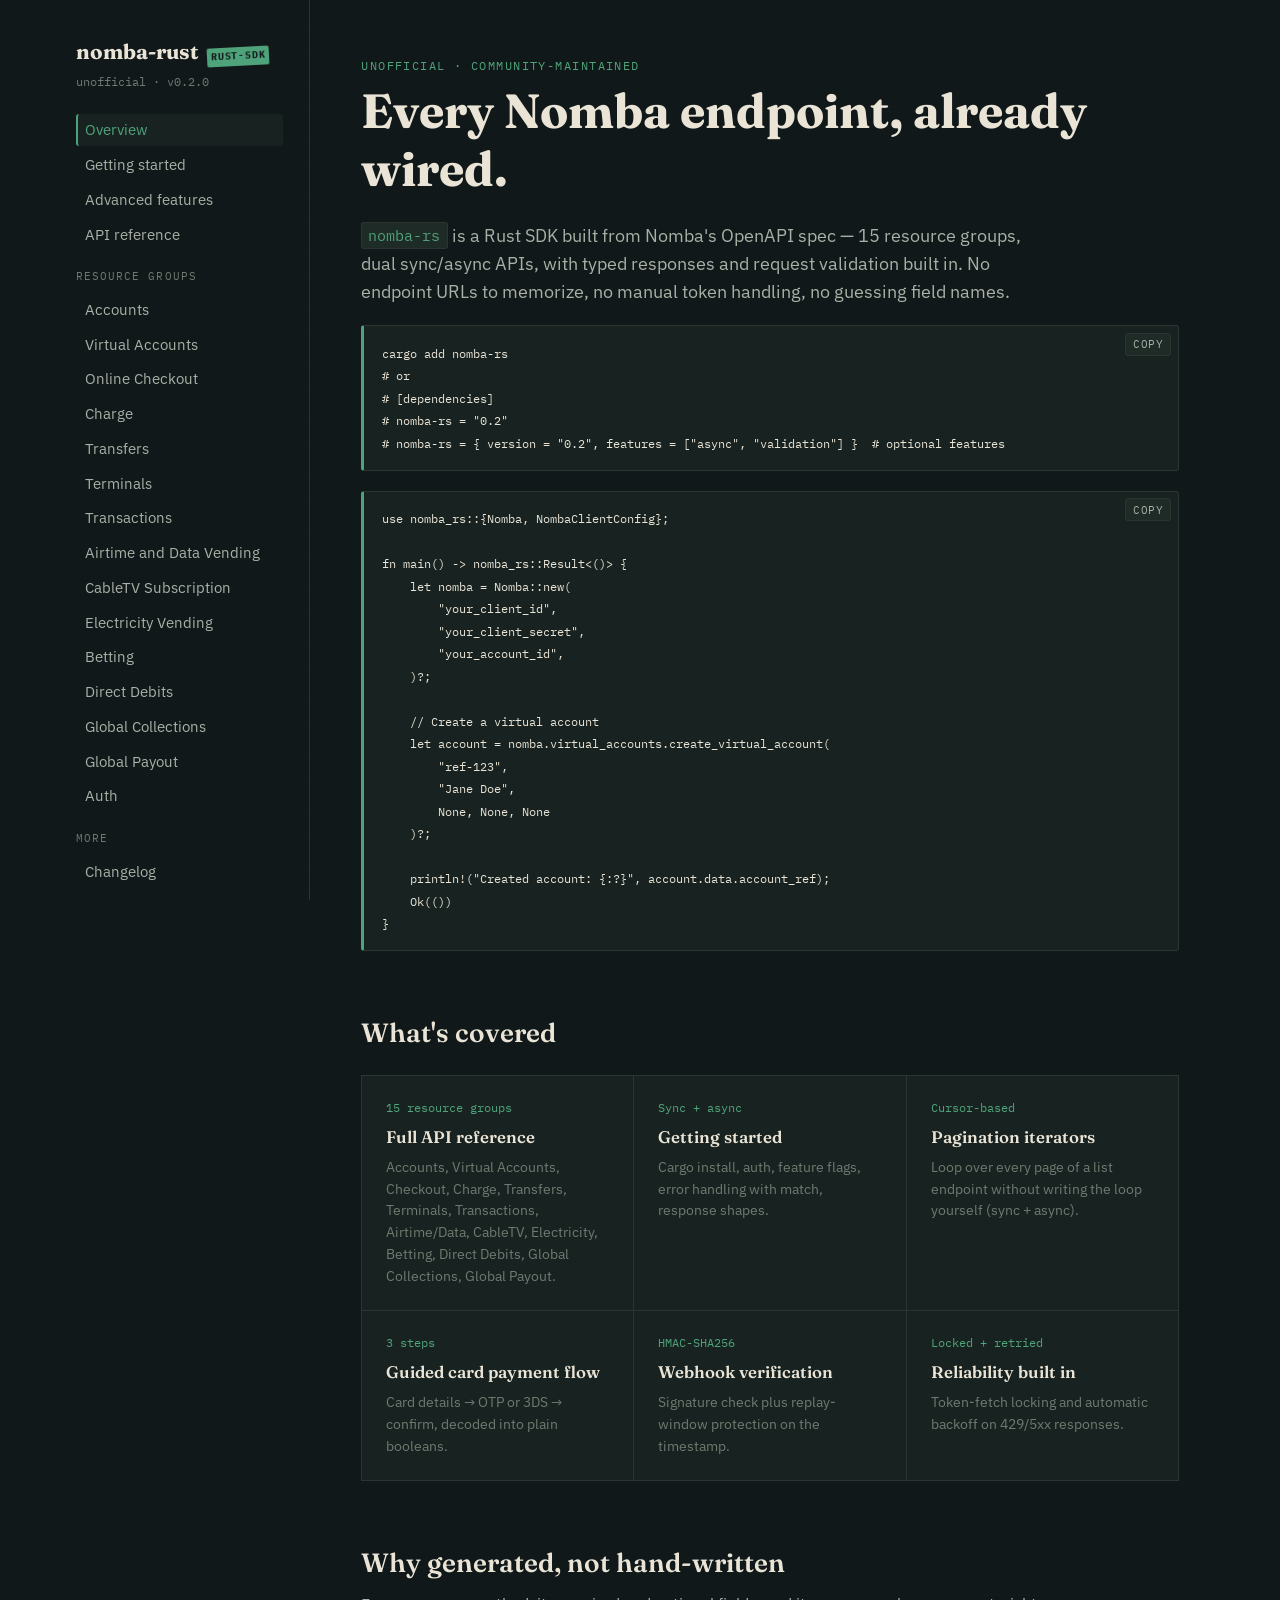
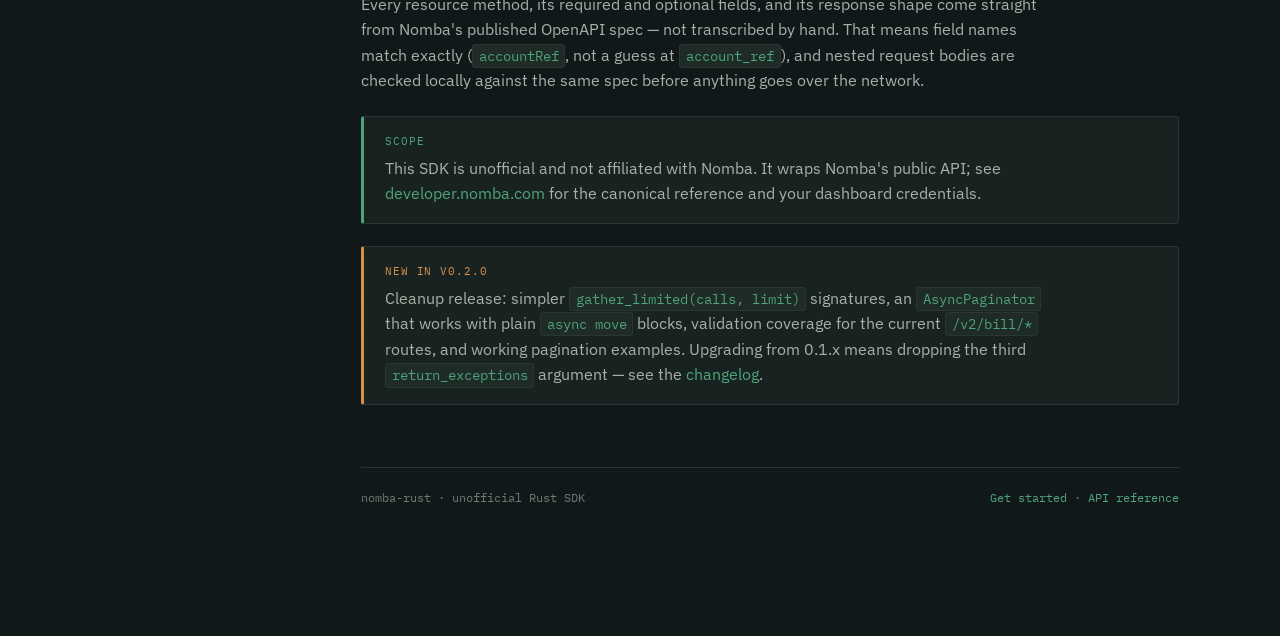
<file: index.html>
<!doctype html>
<html lang="en">
<head>
<meta charset="utf-8">
<meta name="viewport" content="width=device-width, initial-scale=1">
<title>nomba-rust — unofficial Rust SDK for the Nomba API</title>
<meta name="description" content="A typed Rust SDK covering all endpoints of the Nomba payments API, with sync + async clients, pagination, a guided card-payment flow, webhook verification, and local request validation.">
<link rel="stylesheet" href="assets/style.css">
</head>
<body>
<button class="nav-toggle" aria-label="Toggle navigation" aria-controls="sidebar">Menu</button>
<div class="shell">

  <aside class="sidebar" id="sidebar">
    <div class="brand">nomba-rust <span class="stamp">RUST-SDK</span></div>
    <div class="brand-sub">unofficial · v0.2.0</div>
    <nav class="toc">
      <a href="index.html">Overview</a>
      <a href="getting-started.html">Getting started</a>
      <a href="features.html">Advanced features</a>
      <a href="resources.html">API reference</a>
      <div class="group-label">Resource groups</div>
      <a href="resources.html#accounts">Accounts</a>
      <a href="resources.html#virtual_accounts">Virtual Accounts</a>
      <a href="resources.html#checkout">Online Checkout</a>
      <a href="resources.html#charge">Charge</a>
      <a href="resources.html#transfers">Transfers</a>
      <a href="resources.html#terminals">Terminals</a>
      <a href="resources.html#transactions">Transactions</a>
      <a href="resources.html#airtime_data">Airtime and Data Vending</a>
      <a href="resources.html#cabletv">CableTV Subscription</a>
      <a href="resources.html#electricity">Electricity Vending</a>
      <a href="resources.html#betting">Betting</a>
      <a href="resources.html#direct_debits">Direct Debits</a>
      <a href="resources.html#global_collections">Global Collections</a>
      <a href="resources.html#global_payout">Global Payout</a>
      <a href="resources.html#auth">Auth</a>
      <div class="group-label">More</div>
      <a href="changelog.html">Changelog</a>
    </nav>
  </aside>

  <main>
    <span class="eyebrow">Unofficial &middot; community-maintained</span>
    <h1>Every Nomba endpoint, already wired.</h1>
    <p style="font-size: 1.1rem; max-width: 60ch;">
      <code>nomba-rs</code> is a Rust SDK built from Nomba's OpenAPI spec — 15 resource groups,
      dual sync/async APIs, with typed responses and request validation built in. No endpoint URLs
      to memorize, no manual token handling, no guessing field names.
    </p>

    <pre><code>cargo add nomba-rs
# or
# [dependencies]
# nomba-rs = "0.2"
# nomba-rs = { version = "0.2", features = ["async", "validation"] }  # optional features</code></pre>

    <pre><code>use nomba_rs::{Nomba, NombaClientConfig};

fn main() -> nomba_rs::Result<()> {
    let nomba = Nomba::new(
        "your_client_id",
        "your_client_secret",
        "your_account_id",
    )?;

    // Create a virtual account
    let account = nomba.virtual_accounts.create_virtual_account(
        "ref-123",
        "Jane Doe",
        None, None, None
    )?;

    println!("Created account: {:?}", account.data.account_ref);
    Ok(())
}</code></pre>

    <h2>What's covered</h2>
    <div class="grid">
      <a href="resources.html">
        <span class="num">15 resource groups</span>
        <span class="title">Full API reference</span>
        <span class="desc">Accounts, Virtual Accounts, Checkout, Charge, Transfers, Terminals, Transactions, Airtime/Data, CableTV, Electricity, Betting, Direct Debits, Global Collections, Global Payout.</span>
      </a>
      <a href="getting-started.html">
        <span class="num">Sync + async</span>
        <span class="title">Getting started</span>
        <span class="desc">Cargo install, auth, feature flags, error handling with match, response shapes.</span>
      </a>
      <a href="features.html#pagination">
        <span class="num">Cursor-based</span>
        <span class="title">Pagination iterators</span>
        <span class="desc">Loop over every page of a list endpoint without writing the loop yourself (sync + async).</span>
      </a>
      <a href="features.html#card-payment">
        <span class="num">3 steps</span>
        <span class="title">Guided card payment flow</span>
        <span class="desc">Card details → OTP or 3DS → confirm, decoded into plain booleans.</span>
      </a>
      <a href="features.html#webhooks">
        <span class="num">HMAC-SHA256</span>
        <span class="title">Webhook verification</span>
        <span class="desc">Signature check plus replay-window protection on the timestamp.</span>
      </a>
      <a href="features.html#reliability">
        <span class="num">Locked + retried</span>
        <span class="title">Reliability built in</span>
        <span class="desc">Token-fetch locking and automatic backoff on 429/5xx responses.</span>
      </a>
    </div>

    <h2>Why generated, not hand-written</h2>
    <p>
      Every resource method, its required and optional fields, and its
      response shape come straight from Nomba's published OpenAPI spec — not
      transcribed by hand. That means field names match exactly
      (<code>accountRef</code>, not a guess at <code>account_ref</code>),
      and nested request bodies are checked locally against the same spec
      before anything goes over the network.
    </p>

    <div class="callout accent">
      <span class="label">Scope</span>
      <p>
        This SDK is unofficial and not affiliated with Nomba. It wraps
        Nomba's public API; see
        <a href="https://developer.nomba.com">developer.nomba.com</a>
        for the canonical reference and your dashboard credentials.
      </p>
    </div>

    <div class="callout">
      <span class="label">New in v0.2.0</span>
      <p>
        Cleanup release: simpler <code>gather_limited(calls, limit)</code> signatures,
        an <code>AsyncPaginator</code> that works with plain <code>async move</code> blocks,
        validation coverage for the current <code>/v2/bill/*</code> routes, and
        working pagination examples. Upgrading from 0.1.x means dropping the
        third <code>return_exceptions</code> argument — see the
        <a href="changelog.html">changelog</a>.
      </p>
    </div>

    <div class="page-foot">
      <span>nomba-rust &middot; unofficial Rust SDK</span>
      <span><a href="getting-started.html">Get started</a> &middot; <a href="resources.html">API reference</a></span>
    </div>
  </main>
</div>
<script src="assets/app.js"></script>
</body>
</html>
</file>
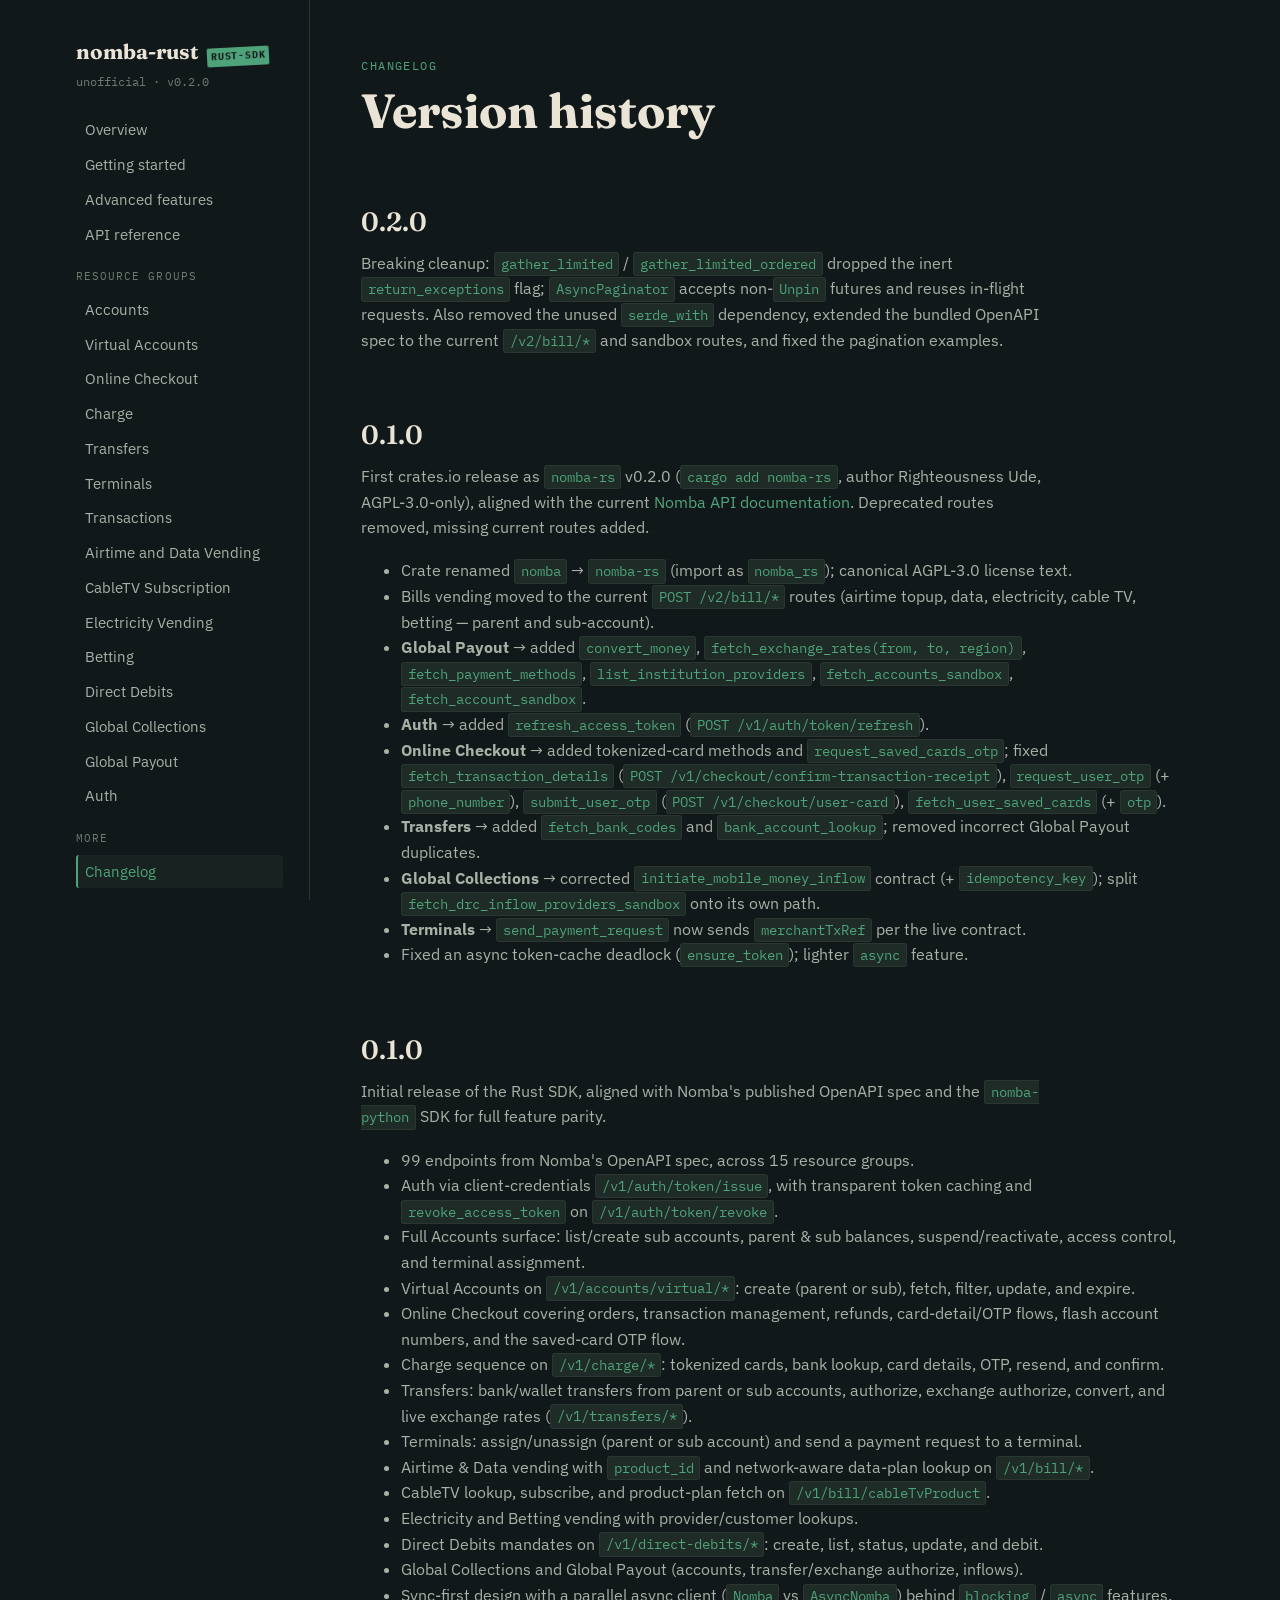
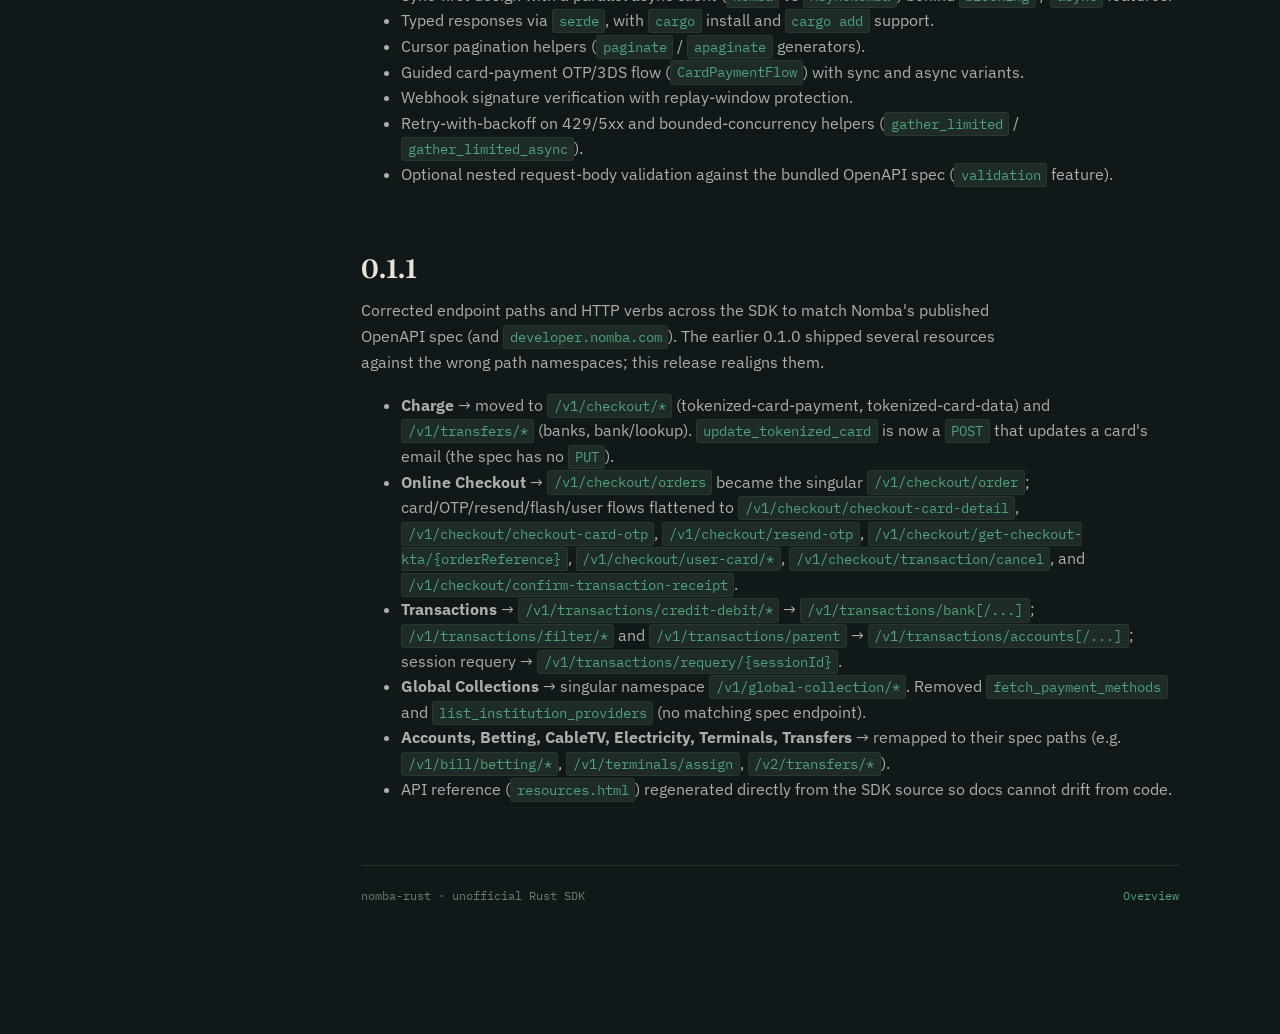
<file: changelog.html>
<!doctype html>
<html lang="en">
<head>
<meta charset="utf-8">
<meta name="viewport" content="width=device-width, initial-scale=1">
<title>Changelog — nomba-rust Rust SDK</title>
<meta name="description" content="Version history for the nomba-rust Rust SDK.">
<link rel="stylesheet" href="assets/style.css">
</head>
<body>
<button class="nav-toggle" aria-label="Toggle navigation" aria-controls="sidebar">Menu</button>
<div class="shell">

  <aside class="sidebar" id="sidebar">
    <div class="brand">nomba-rust <span class="stamp">RUST-SDK</span></div>
    <div class="brand-sub">unofficial &middot; v0.2.0</div>
    <nav class="toc">
      <a href="index.html">Overview</a>
      <a href="getting-started.html">Getting started</a>
      <a href="features.html">Advanced features</a>
      <a href="resources.html">API reference</a>
      <div class="group-label">Resource groups</div>
      <a href="resources.html#accounts">Accounts</a>
      <a href="resources.html#virtual_accounts">Virtual Accounts</a>
      <a href="resources.html#checkout">Online Checkout</a>
      <a href="resources.html#charge">Charge</a>
      <a href="resources.html#transfers">Transfers</a>
      <a href="resources.html#terminals">Terminals</a>
      <a href="resources.html#transactions">Transactions</a>
      <a href="resources.html#airtime_data">Airtime and Data Vending</a>
      <a href="resources.html#cabletv">CableTV Subscription</a>
      <a href="resources.html#electricity">Electricity Vending</a>
      <a href="resources.html#betting">Betting</a>
      <a href="resources.html#direct_debits">Direct Debits</a>
      <a href="resources.html#global_collections">Global Collections</a>
      <a href="resources.html#global_payout">Global Payout</a>
      <a href="resources.html#auth">Auth</a>
      <div class="group-label">More</div>
      <a href="changelog.html">Changelog</a>
    </nav>
  </aside>

  <main>
    <span class="eyebrow">Changelog</span>
    <h1>Version history</h1>

    <h2>0.2.0</h2>
    <p>Breaking cleanup: <code>gather_limited</code> / <code>gather_limited_ordered</code> dropped the inert <code>return_exceptions</code> flag; <code>AsyncPaginator</code> accepts non-<code>Unpin</code> futures and reuses in-flight requests. Also removed the unused <code>serde_with</code> dependency, extended the bundled OpenAPI spec to the current <code>/v2/bill/*</code> and sandbox routes, and fixed the pagination examples.</p>

    <h2>0.1.0</h2>
    <p>First crates.io release as <code>nomba-rs</code> v0.2.0 (<code>cargo add nomba-rs</code>, author Righteousness Ude, AGPL-3.0-only), aligned with the current <a href="https://developer.nomba.com">Nomba API documentation</a>. Deprecated routes removed, missing current routes added.</p>
    <ul style="color: var(--ink-dim);">
      <li>Crate renamed <code>nomba</code> &rarr; <code>nomba-rs</code> (import as <code>nomba_rs</code>); canonical AGPL-3.0 license text.</li>
      <li>Bills vending moved to the current <code>POST /v2/bill/*</code> routes (airtime topup, data, electricity, cable TV, betting — parent and sub-account).</li>
      <li><strong>Global Payout</strong> &rarr; added <code>convert_money</code>, <code>fetch_exchange_rates(from, to, region)</code>, <code>fetch_payment_methods</code>, <code>list_institution_providers</code>, <code>fetch_accounts_sandbox</code>, <code>fetch_account_sandbox</code>.</li>
      <li><strong>Auth</strong> &rarr; added <code>refresh_access_token</code> (<code>POST /v1/auth/token/refresh</code>).</li>
      <li><strong>Online Checkout</strong> &rarr; added tokenized-card methods and <code>request_saved_cards_otp</code>; fixed <code>fetch_transaction_details</code> (<code>POST /v1/checkout/confirm-transaction-receipt</code>), <code>request_user_otp</code> (+ <code>phone_number</code>), <code>submit_user_otp</code> (<code>POST /v1/checkout/user-card</code>), <code>fetch_user_saved_cards</code> (+ <code>otp</code>).</li>
      <li><strong>Transfers</strong> &rarr; added <code>fetch_bank_codes</code> and <code>bank_account_lookup</code>; removed incorrect Global Payout duplicates.</li>
      <li><strong>Global Collections</strong> &rarr; corrected <code>initiate_mobile_money_inflow</code> contract (+ <code>idempotency_key</code>); split <code>fetch_drc_inflow_providers_sandbox</code> onto its own path.</li>
      <li><strong>Terminals</strong> &rarr; <code>send_payment_request</code> now sends <code>merchantTxRef</code> per the live contract.</li>
      <li>Fixed an async token-cache deadlock (<code>ensure_token</code>); lighter <code>async</code> feature.</li>
    </ul>

    <h2>0.1.0</h2>
    <p>Initial release of the Rust SDK, aligned with Nomba's published OpenAPI spec and the <code>nomba-python</code> SDK for full feature parity.</p>
    <ul style="color: var(--ink-dim);">
      <li>99 endpoints from Nomba's OpenAPI spec, across 15 resource groups.</li>
      <li>Auth via client-credentials <code>/v1/auth/token/issue</code>, with transparent token caching and <code>revoke_access_token</code> on <code>/v1/auth/token/revoke</code>.</li>
      <li>Full Accounts surface: list/create sub accounts, parent &amp; sub balances, suspend/reactivate, access control, and terminal assignment.</li>
      <li>Virtual Accounts on <code>/v1/accounts/virtual/*</code>: create (parent or sub), fetch, filter, update, and expire.</li>
      <li>Online Checkout covering orders, transaction management, refunds, card-detail/OTP flows, flash account numbers, and the saved-card OTP flow.</li>
      <li>Charge sequence on <code>/v1/charge/*</code>: tokenized cards, bank lookup, card details, OTP, resend, and confirm.</li>
      <li>Transfers: bank/wallet transfers from parent or sub accounts, authorize, exchange authorize, convert, and live exchange rates (<code>/v1/transfers/*</code>).</li>
      <li>Terminals: assign/unassign (parent or sub account) and send a payment request to a terminal.</li>
      <li>Airtime &amp; Data vending with <code>product_id</code> and network-aware data-plan lookup on <code>/v1/bill/*</code>.</li>
      <li>CableTV lookup, subscribe, and product-plan fetch on <code>/v1/bill/cableTvProduct</code>.</li>
      <li>Electricity and Betting vending with provider/customer lookups.</li>
      <li>Direct Debits mandates on <code>/v1/direct-debits/*</code>: create, list, status, update, and debit.</li>
      <li>Global Collections and Global Payout (accounts, transfer/exchange authorize, inflows).</li>
      <li>Sync-first design with a parallel async client (<code>Nomba</code> vs <code>AsyncNomba</code>) behind <code>blocking</code> / <code>async</code> features.</li>
      <li>Typed responses via <code>serde</code>, with <code>cargo</code> install and <code>cargo add</code> support.</li>
      <li>Cursor pagination helpers (<code>paginate</code> / <code>apaginate</code> generators).</li>
      <li>Guided card-payment OTP/3DS flow (<code>CardPaymentFlow</code>) with sync and async variants.</li>
      <li>Webhook signature verification with replay-window protection.</li>
      <li>Retry-with-backoff on 429/5xx and bounded-concurrency helpers (<code>gather_limited</code> / <code>gather_limited_async</code>).</li>
      <li>Optional nested request-body validation against the bundled OpenAPI spec (<code>validation</code> feature).</li>
    </ul>

    <h2>0.1.1</h2>
    <p>Corrected endpoint paths and HTTP verbs across the SDK to match Nomba's published OpenAPI spec (and <code>developer.nomba.com</code>). The earlier 0.1.0 shipped several resources against the wrong path namespaces; this release realigns them.</p>
    <ul style="color: var(--ink-dim);">
      <li><strong>Charge</strong> &rarr; moved to <code>/v1/checkout/*</code> (tokenized-card-payment, tokenized-card-data) and <code>/v1/transfers/*</code> (banks, bank/lookup). <code>update_tokenized_card</code> is now a <code>POST</code> that updates a card's email (the spec has no <code>PUT</code>).</li>
      <li><strong>Online Checkout</strong> &rarr; <code>/v1/checkout/orders</code> became the singular <code>/v1/checkout/order</code>; card/OTP/resend/flash/user flows flattened to <code>/v1/checkout/checkout-card-detail</code>, <code>/v1/checkout/checkout-card-otp</code>, <code>/v1/checkout/resend-otp</code>, <code>/v1/checkout/get-checkout-kta/{orderReference}</code>, <code>/v1/checkout/user-card/*</code>, <code>/v1/checkout/transaction/cancel</code>, and <code>/v1/checkout/confirm-transaction-receipt</code>.</li>
      <li><strong>Transactions</strong> &rarr; <code>/v1/transactions/credit-debit/*</code> &rarr; <code>/v1/transactions/bank[/...]</code>; <code>/v1/transactions/filter/*</code> and <code>/v1/transactions/parent</code> &rarr; <code>/v1/transactions/accounts[/...]</code>; session requery &rarr; <code>/v1/transactions/requery/{sessionId}</code>.</li>
      <li><strong>Global Collections</strong> &rarr; singular namespace <code>/v1/global-collection/*</code>. Removed <code>fetch_payment_methods</code> and <code>list_institution_providers</code> (no matching spec endpoint).</li>
      <li><strong>Accounts, Betting, CableTV, Electricity, Terminals, Transfers</strong> &rarr; remapped to their spec paths (e.g. <code>/v1/bill/betting/*</code>, <code>/v1/terminals/assign</code>, <code>/v2/transfers/*</code>).</li>
      <li>API reference (<code>resources.html</code>) regenerated directly from the SDK source so docs cannot drift from code.</li>
    </ul>

    <div class="page-foot">
      <span>nomba-rust &middot; unofficial Rust SDK</span>
      <span><a href="index.html">Overview</a></span>
    </div>
  </main>
</div>
<script src="assets/app.js"></script>
</body>
</html>
</file>
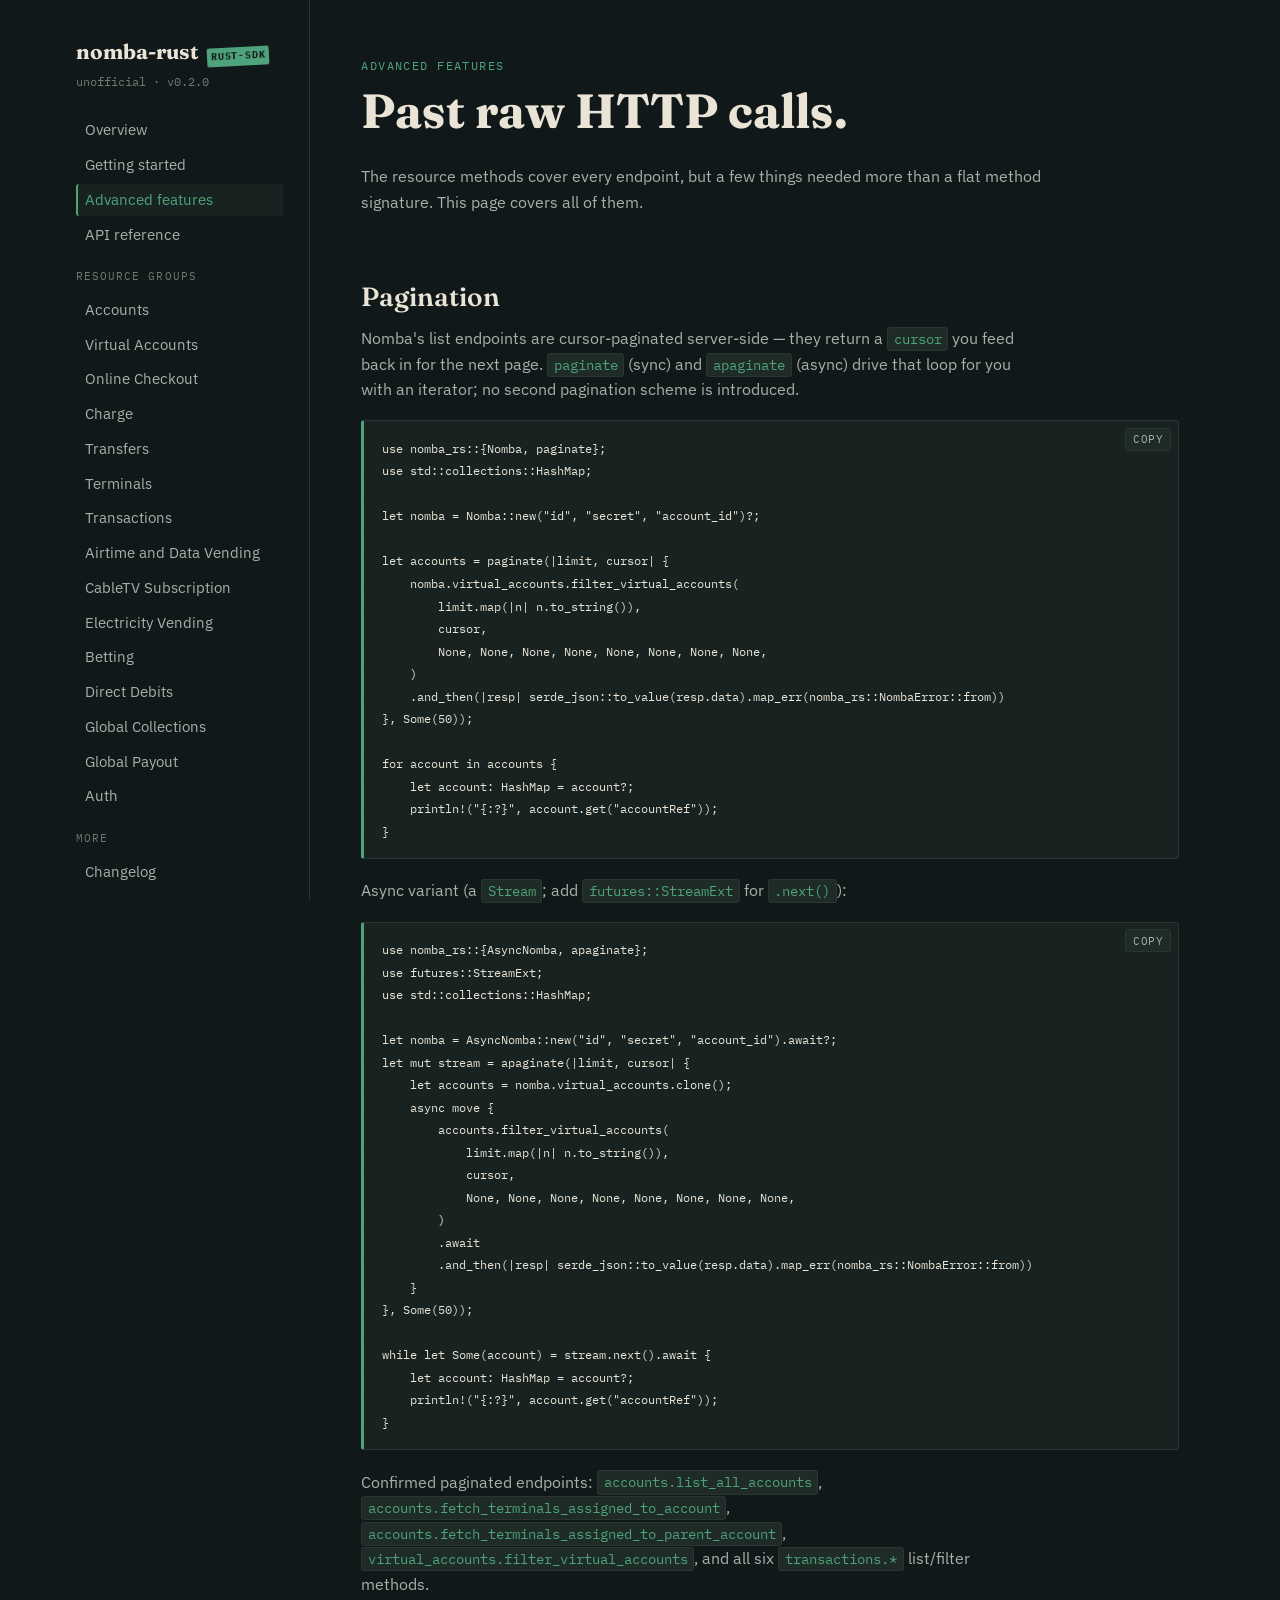
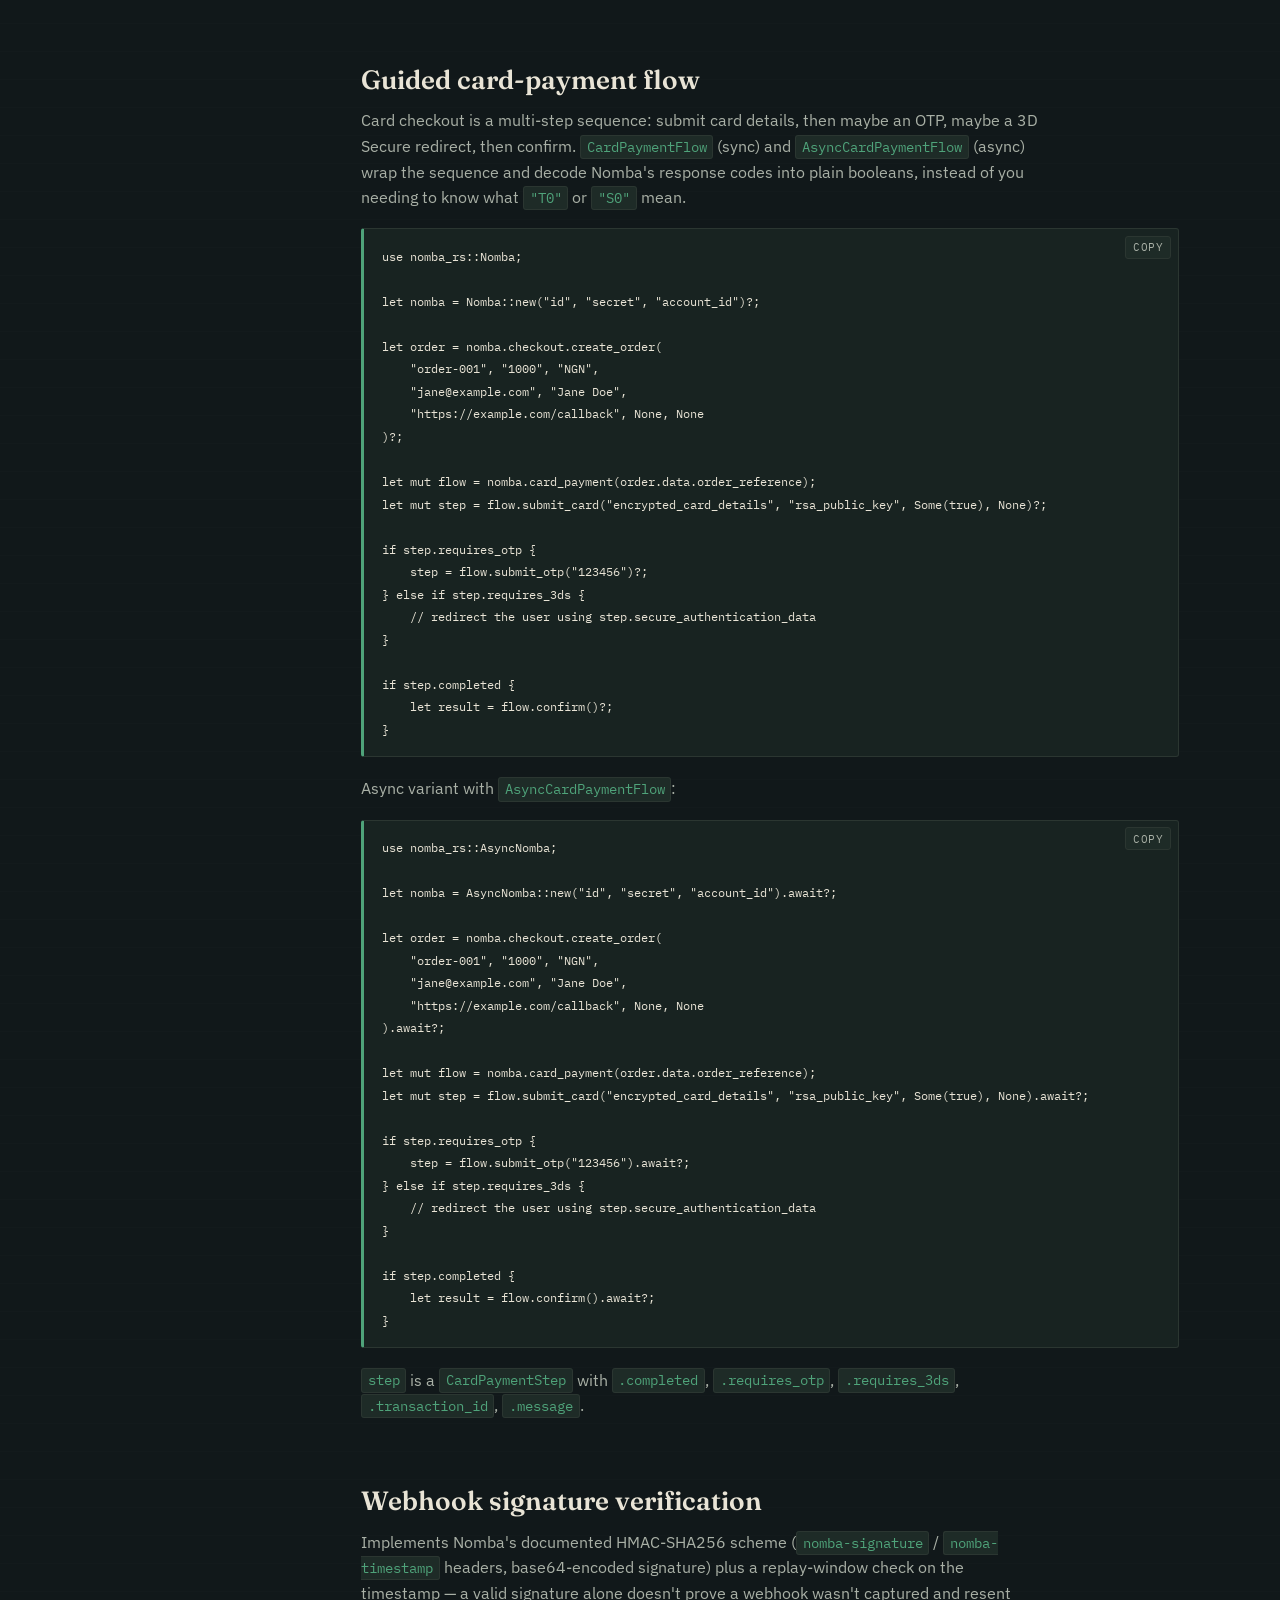
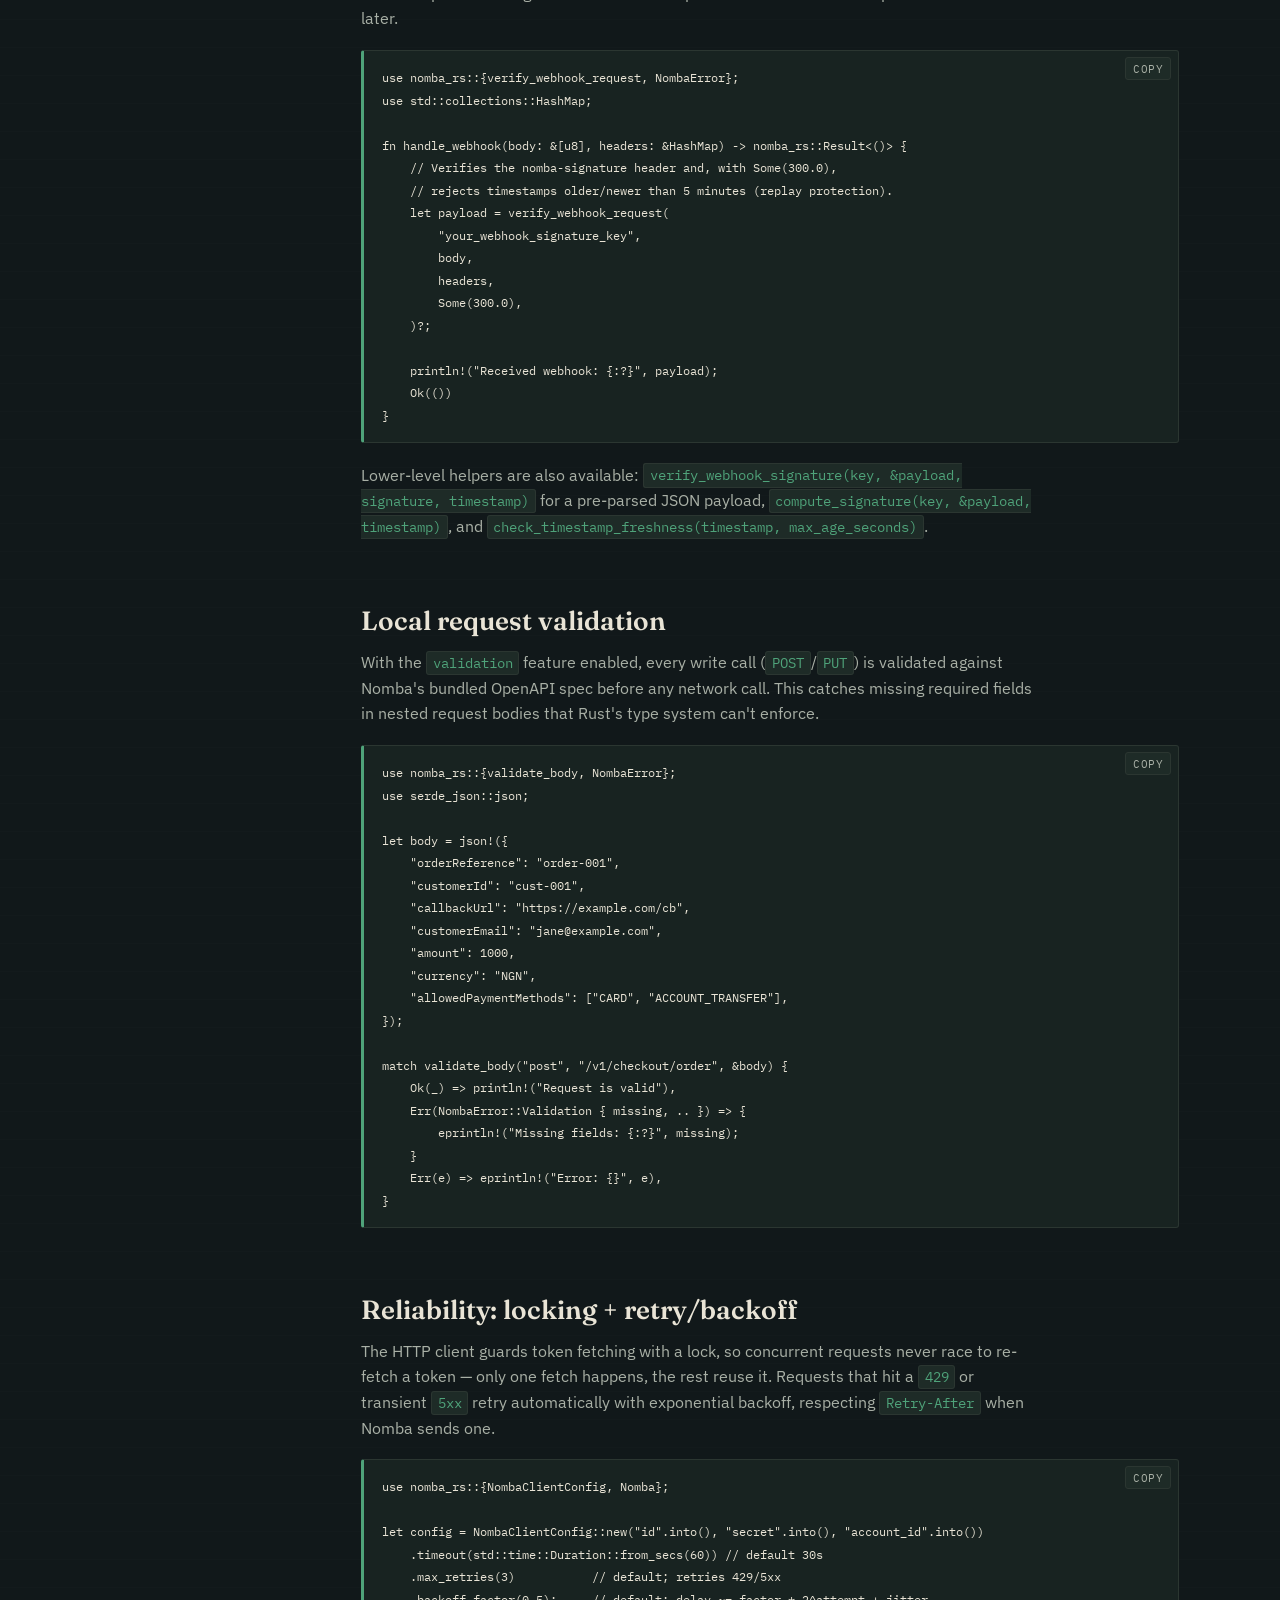
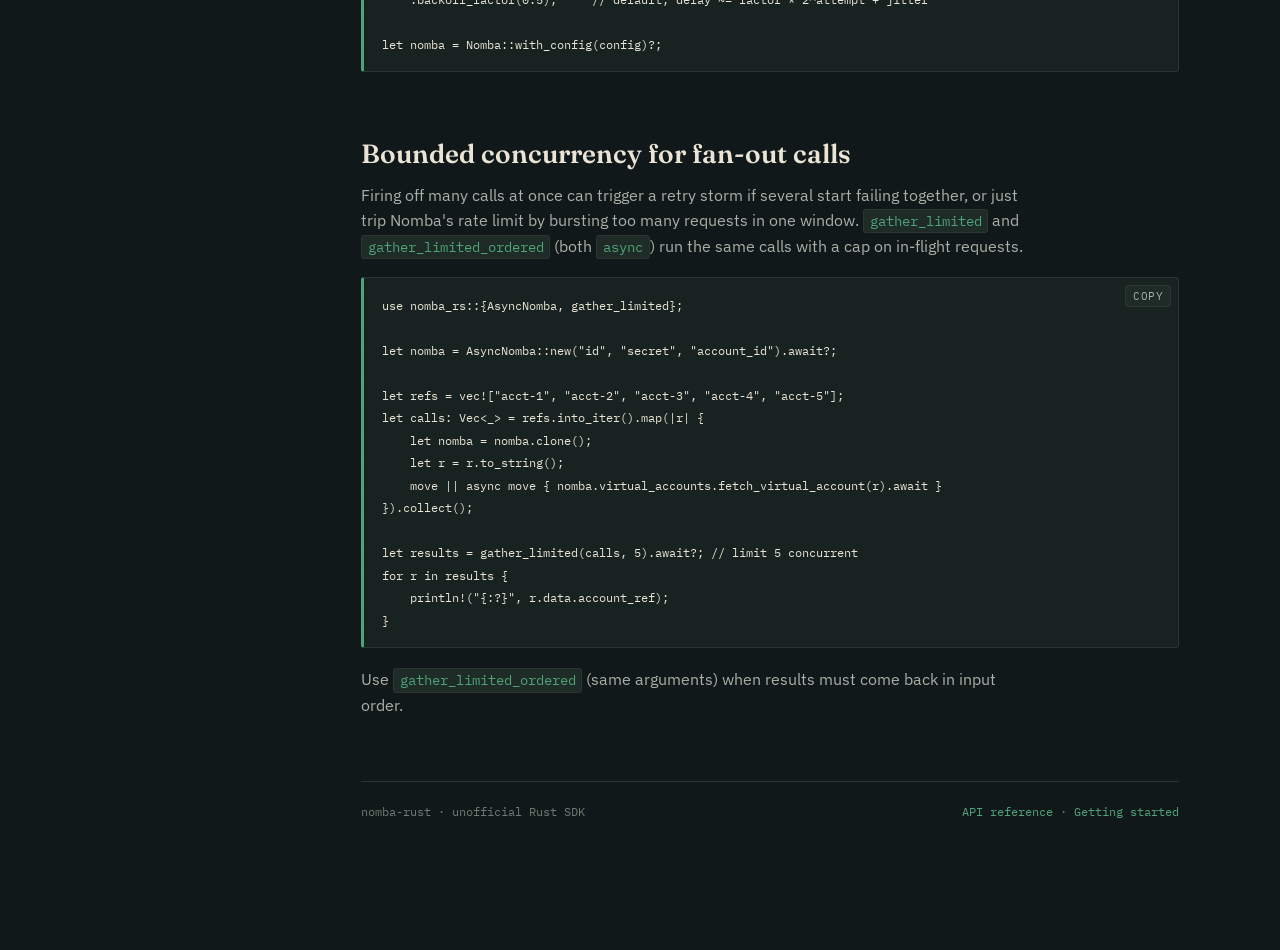
<file: features.html>
<!doctype html>
<html lang="en">
<head>
<meta charset="utf-8">
<meta name="viewport" content="width=device-width, initial-scale=1">
<title>Advanced features — nomba-rust Rust SDK</title>
<meta name="description" content="Pagination via iterators, guided card-payment flow, webhook signature verification with replay protection, bounded concurrency, retry/backoff, and local request validation.">
<link rel="stylesheet" href="assets/style.css">
</head>
<body>
<button class="nav-toggle" aria-label="Toggle navigation" aria-controls="sidebar">Menu</button>
<div class="shell">

  <aside class="sidebar" id="sidebar">
    <div class="brand">nomba-rust <span class="stamp">RUST-SDK</span></div>
    <div class="brand-sub">unofficial &middot; v0.2.0</div>
    <nav class="toc">
      <a href="index.html">Overview</a>
      <a href="getting-started.html">Getting started</a>
      <a href="features.html">Advanced features</a>
      <a href="resources.html">API reference</a>
      <div class="group-label">Resource groups</div>
      <a href="resources.html#accounts">Accounts</a>
      <a href="resources.html#virtual_accounts">Virtual Accounts</a>
      <a href="resources.html#checkout">Online Checkout</a>
      <a href="resources.html#charge">Charge</a>
      <a href="resources.html#transfers">Transfers</a>
      <a href="resources.html#terminals">Terminals</a>
      <a href="resources.html#transactions">Transactions</a>
      <a href="resources.html#airtime_data">Airtime and Data Vending</a>
      <a href="resources.html#cabletv">CableTV Subscription</a>
      <a href="resources.html#electricity">Electricity Vending</a>
      <a href="resources.html#betting">Betting</a>
      <a href="resources.html#direct_debits">Direct Debits</a>
      <a href="resources.html#global_collections">Global Collections</a>
      <a href="resources.html#global_payout">Global Payout</a>
      <a href="resources.html#auth">Auth</a>
      <div class="group-label">More</div>
      <a href="changelog.html">Changelog</a>
    </nav>
  </aside>

  <main>
    <span class="eyebrow">Advanced features</span>
    <h1>Past raw HTTP calls.</h1>
    <p>The resource methods cover every endpoint, but a few things needed more than a flat method signature. This page covers all of them.</p>

    <section id="pagination">
      <h2>Pagination</h2>
      <p>
        Nomba's list endpoints are cursor-paginated server-side — they
        return a <code>cursor</code> you feed back in for the next page.
        <code>paginate</code> (sync) and <code>apaginate</code> (async) drive
        that loop for you with an iterator; no second pagination scheme is introduced.
      </p>
      <pre><code>use nomba_rs::{Nomba, paginate};
use std::collections::HashMap;

let nomba = Nomba::new("id", "secret", "account_id")?;

let accounts = paginate(|limit, cursor| {
    nomba.virtual_accounts.filter_virtual_accounts(
        limit.map(|n| n.to_string()),
        cursor,
        None, None, None, None, None, None, None, None,
    )
    .and_then(|resp| serde_json::to_value(resp.data).map_err(nomba_rs::NombaError::from))
}, Some(50));

for account in accounts {
    let account: HashMap<String, serde_json::Value> = account?;
    println!("{:?}", account.get("accountRef"));
}</code></pre>
      <p>Async variant (a <code>Stream</code>; add <code>futures::StreamExt</code> for <code>.next()</code>):</p>
      <pre><code>use nomba_rs::{AsyncNomba, apaginate};
use futures::StreamExt;
use std::collections::HashMap;

let nomba = AsyncNomba::new("id", "secret", "account_id").await?;
let mut stream = apaginate(|limit, cursor| {
    let accounts = nomba.virtual_accounts.clone();
    async move {
        accounts.filter_virtual_accounts(
            limit.map(|n| n.to_string()),
            cursor,
            None, None, None, None, None, None, None, None,
        )
        .await
        .and_then(|resp| serde_json::to_value(resp.data).map_err(nomba_rs::NombaError::from))
    }
}, Some(50));

while let Some(account) = stream.next().await {
    let account: HashMap<String, serde_json::Value> = account?;
    println!("{:?}", account.get("accountRef"));
}</code></pre>
      <p>Confirmed paginated endpoints: <code>accounts.list_all_accounts</code>, <code>accounts.fetch_terminals_assigned_to_account</code>, <code>accounts.fetch_terminals_assigned_to_parent_account</code>, <code>virtual_accounts.filter_virtual_accounts</code>, and all six <code>transactions.*</code> list/filter methods.</p>
    </section>

    <section id="card-payment">
      <h2>Guided card-payment flow</h2>
      <p>
        Card checkout is a multi-step sequence: submit card details, then
        maybe an OTP, maybe a 3D Secure redirect, then confirm.
        <code>CardPaymentFlow</code> (sync) and <code>AsyncCardPaymentFlow</code> (async)
        wrap the sequence and decode Nomba's response codes into plain booleans,
        instead of you needing to know what <code>"T0"</code> or <code>"S0"</code> mean.
      </p>
      <pre><code>use nomba_rs::Nomba;

let nomba = Nomba::new("id", "secret", "account_id")?;

let order = nomba.checkout.create_order(
    "order-001", "1000", "NGN",
    "jane@example.com", "Jane Doe",
    "https://example.com/callback", None, None
)?;

let mut flow = nomba.card_payment(order.data.order_reference);
let mut step = flow.submit_card("encrypted_card_details", "rsa_public_key", Some(true), None)?;

if step.requires_otp {
    step = flow.submit_otp("123456")?;
} else if step.requires_3ds {
    // redirect the user using step.secure_authentication_data
}

if step.completed {
    let result = flow.confirm()?;
}</code></pre>
      <p>Async variant with <code>AsyncCardPaymentFlow</code>:</p>
      <pre><code>use nomba_rs::AsyncNomba;

let nomba = AsyncNomba::new("id", "secret", "account_id").await?;

let order = nomba.checkout.create_order(
    "order-001", "1000", "NGN",
    "jane@example.com", "Jane Doe",
    "https://example.com/callback", None, None
).await?;

let mut flow = nomba.card_payment(order.data.order_reference);
let mut step = flow.submit_card("encrypted_card_details", "rsa_public_key", Some(true), None).await?;

if step.requires_otp {
    step = flow.submit_otp("123456").await?;
} else if step.requires_3ds {
    // redirect the user using step.secure_authentication_data
}

if step.completed {
    let result = flow.confirm().await?;
}</code></pre>
      <p><code>step</code> is a <code>CardPaymentStep</code> with <code>.completed</code>, <code>.requires_otp</code>, <code>.requires_3ds</code>, <code>.transaction_id</code>, <code>.message</code>.</p>
    </section>

    <section id="webhooks">
      <h2>Webhook signature verification</h2>
      <p>
        Implements Nomba's documented HMAC-SHA256 scheme
        (<code>nomba-signature</code> / <code>nomba-timestamp</code>
        headers, base64-encoded signature) plus a replay-window check on the
        timestamp — a valid signature alone doesn't prove a webhook wasn't
        captured and resent later.
      </p>
      <pre><code>use nomba_rs::{verify_webhook_request, NombaError};
use std::collections::HashMap;

fn handle_webhook(body: &[u8], headers: &HashMap<String, String>) -> nomba_rs::Result&lt;()&gt; {
    // Verifies the nomba-signature header and, with Some(300.0),
    // rejects timestamps older/newer than 5 minutes (replay protection).
    let payload = verify_webhook_request(
        "your_webhook_signature_key",
        body,
        headers,
        Some(300.0),
    )?;

    println!("Received webhook: {:?}", payload);
    Ok(())
}</code></pre>
      <p>Lower-level helpers are also available: <code>verify_webhook_signature(key, &payload, signature, timestamp)</code> for a pre-parsed JSON payload, <code>compute_signature(key, &payload, timestamp)</code>, and <code>check_timestamp_freshness(timestamp, max_age_seconds)</code>.</p>
    </section>

    <section id="validation">
      <h2>Local request validation</h2>
      <p>
        With the <code>validation</code> feature enabled, every write call (<code>POST</code>/<code>PUT</code>)
        is validated against Nomba's bundled OpenAPI spec before any network call.
        This catches missing required fields in nested request bodies that Rust's type system can't enforce.
      </p>
      <pre><code>use nomba_rs::{validate_body, NombaError};
use serde_json::json;

let body = json!({
    "orderReference": "order-001",
    "customerId": "cust-001",
    "callbackUrl": "https://example.com/cb",
    "customerEmail": "jane@example.com",
    "amount": 1000,
    "currency": "NGN",
    "allowedPaymentMethods": ["CARD", "ACCOUNT_TRANSFER"],
});

match validate_body("post", "/v1/checkout/order", &body) {
    Ok(_) => println!("Request is valid"),
    Err(NombaError::Validation { missing, .. }) => {
        eprintln!("Missing fields: {:?}", missing);
    }
    Err(e) => eprintln!("Error: {}", e),
}</code></pre>
    </section>

    <section id="reliability">
      <h2>Reliability: locking + retry/backoff</h2>
      <p>
        The HTTP client guards token fetching with a lock, so concurrent
        requests never race to re-fetch a token — only one fetch happens,
        the rest reuse it. Requests that hit a <code>429</code> or transient
        <code>5xx</code> retry automatically with exponential backoff,
        respecting <code>Retry-After</code> when Nomba sends one.
      </p>
      <pre><code>use nomba_rs::{NombaClientConfig, Nomba};

let config = NombaClientConfig::new("id".into(), "secret".into(), "account_id".into())
    .timeout(std::time::Duration::from_secs(60)) // default 30s
    .max_retries(3)           // default; retries 429/5xx
    .backoff_factor(0.5);     // default; delay ~= factor * 2^attempt + jitter

let nomba = Nomba::with_config(config)?;</code></pre>
    </section>

    <section id="concurrency">
      <h2>Bounded concurrency for fan-out calls</h2>
      <p>
        Firing off many calls at once can trigger a retry storm if several
        start failing together, or just trip Nomba's rate limit by bursting
        too many requests in one window. <code>gather_limited</code> and
        <code>gather_limited_ordered</code> (both <code>async</code>) run the same calls with a cap on in-flight requests.
      </p>
      <pre><code>use nomba_rs::{AsyncNomba, gather_limited};

let nomba = AsyncNomba::new("id", "secret", "account_id").await?;

let refs = vec!["acct-1", "acct-2", "acct-3", "acct-4", "acct-5"];
let calls: Vec<_> = refs.into_iter().map(|r| {
    let nomba = nomba.clone();
    let r = r.to_string();
    move || async move { nomba.virtual_accounts.fetch_virtual_account(r).await }
}).collect();

let results = gather_limited(calls, 5).await?; // limit 5 concurrent
for r in results {
    println!("{:?}", r.data.account_ref);
}</code></pre>
      <p>Use <code>gather_limited_ordered</code> (same arguments) when results must come back in input order.</p>
    </section>

    <div class="page-foot">
      <span>nomba-rust &middot; unofficial Rust SDK</span>
      <span><a href="resources.html">API reference</a> &middot; <a href="getting-started.html">Getting started</a></span>
    </div>
  </main>
</div>
<script src="assets/app.js"></script>
</body>
</html>
</file>
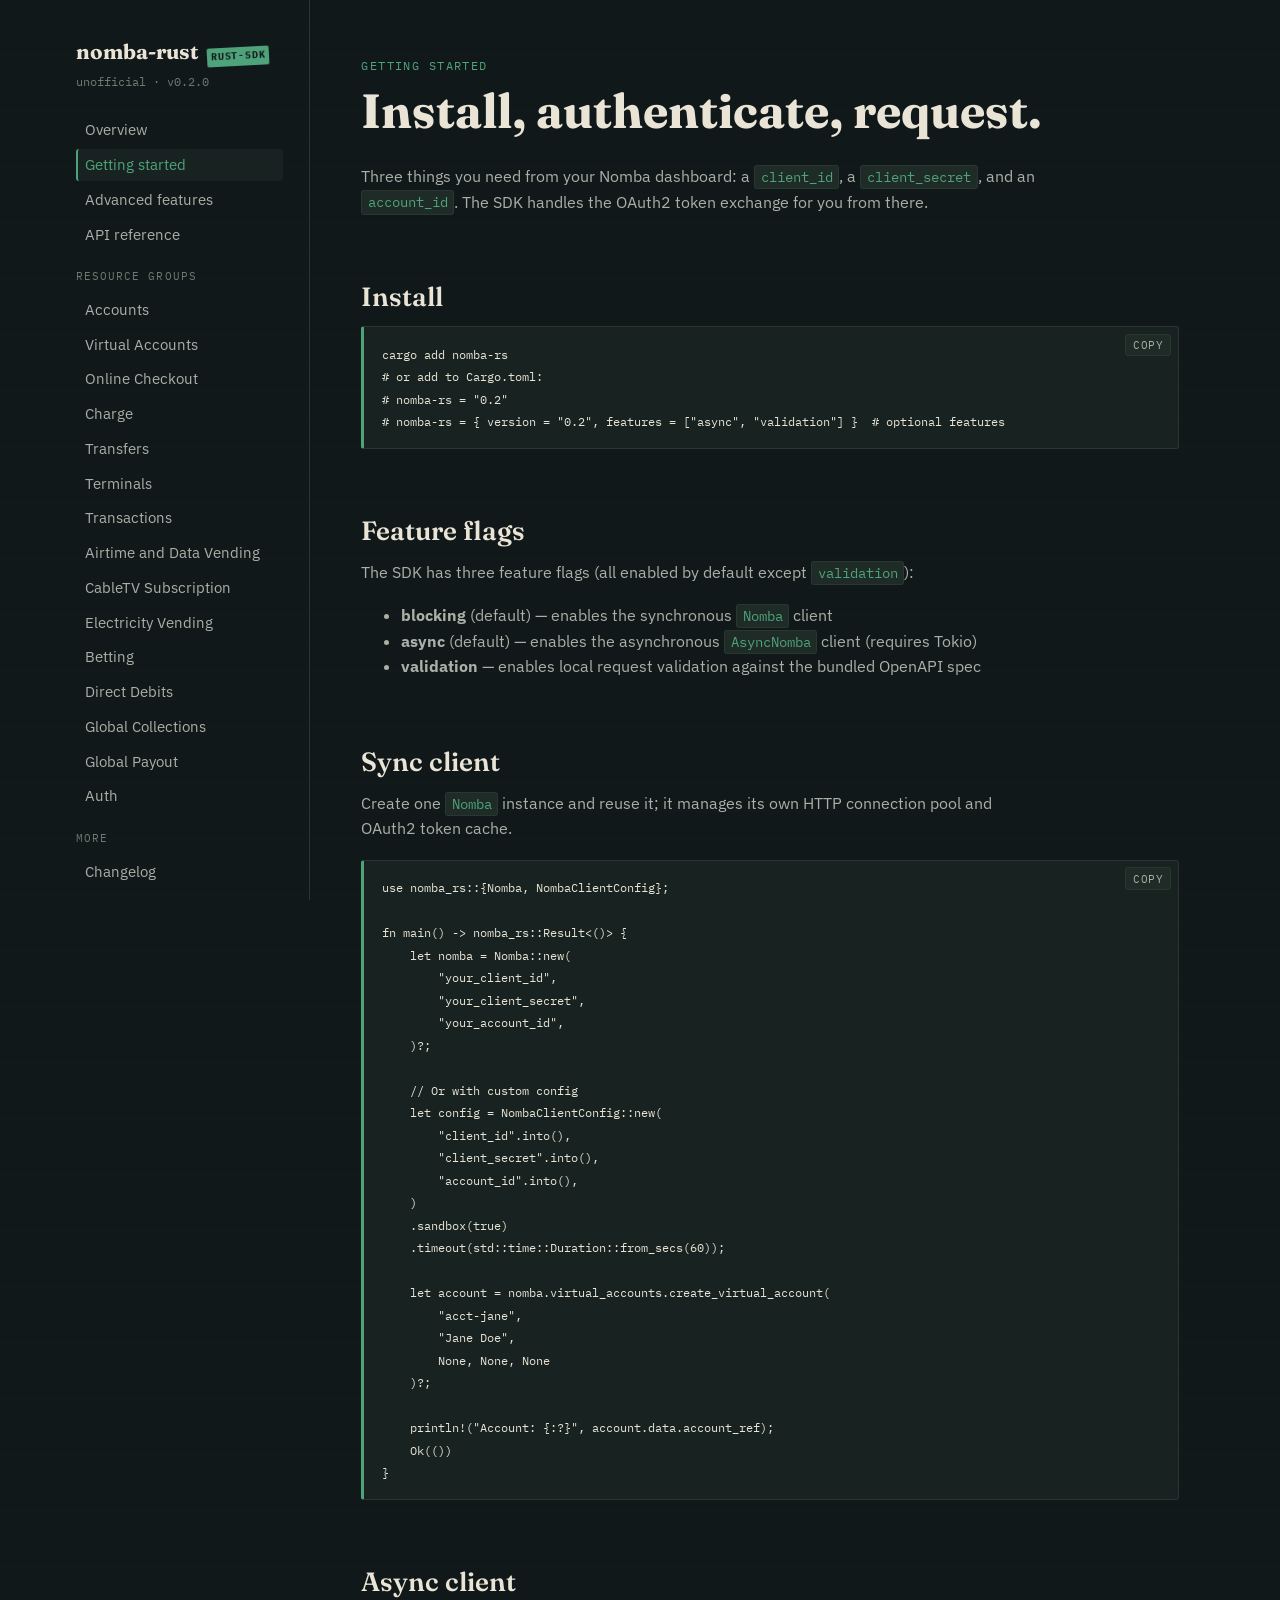
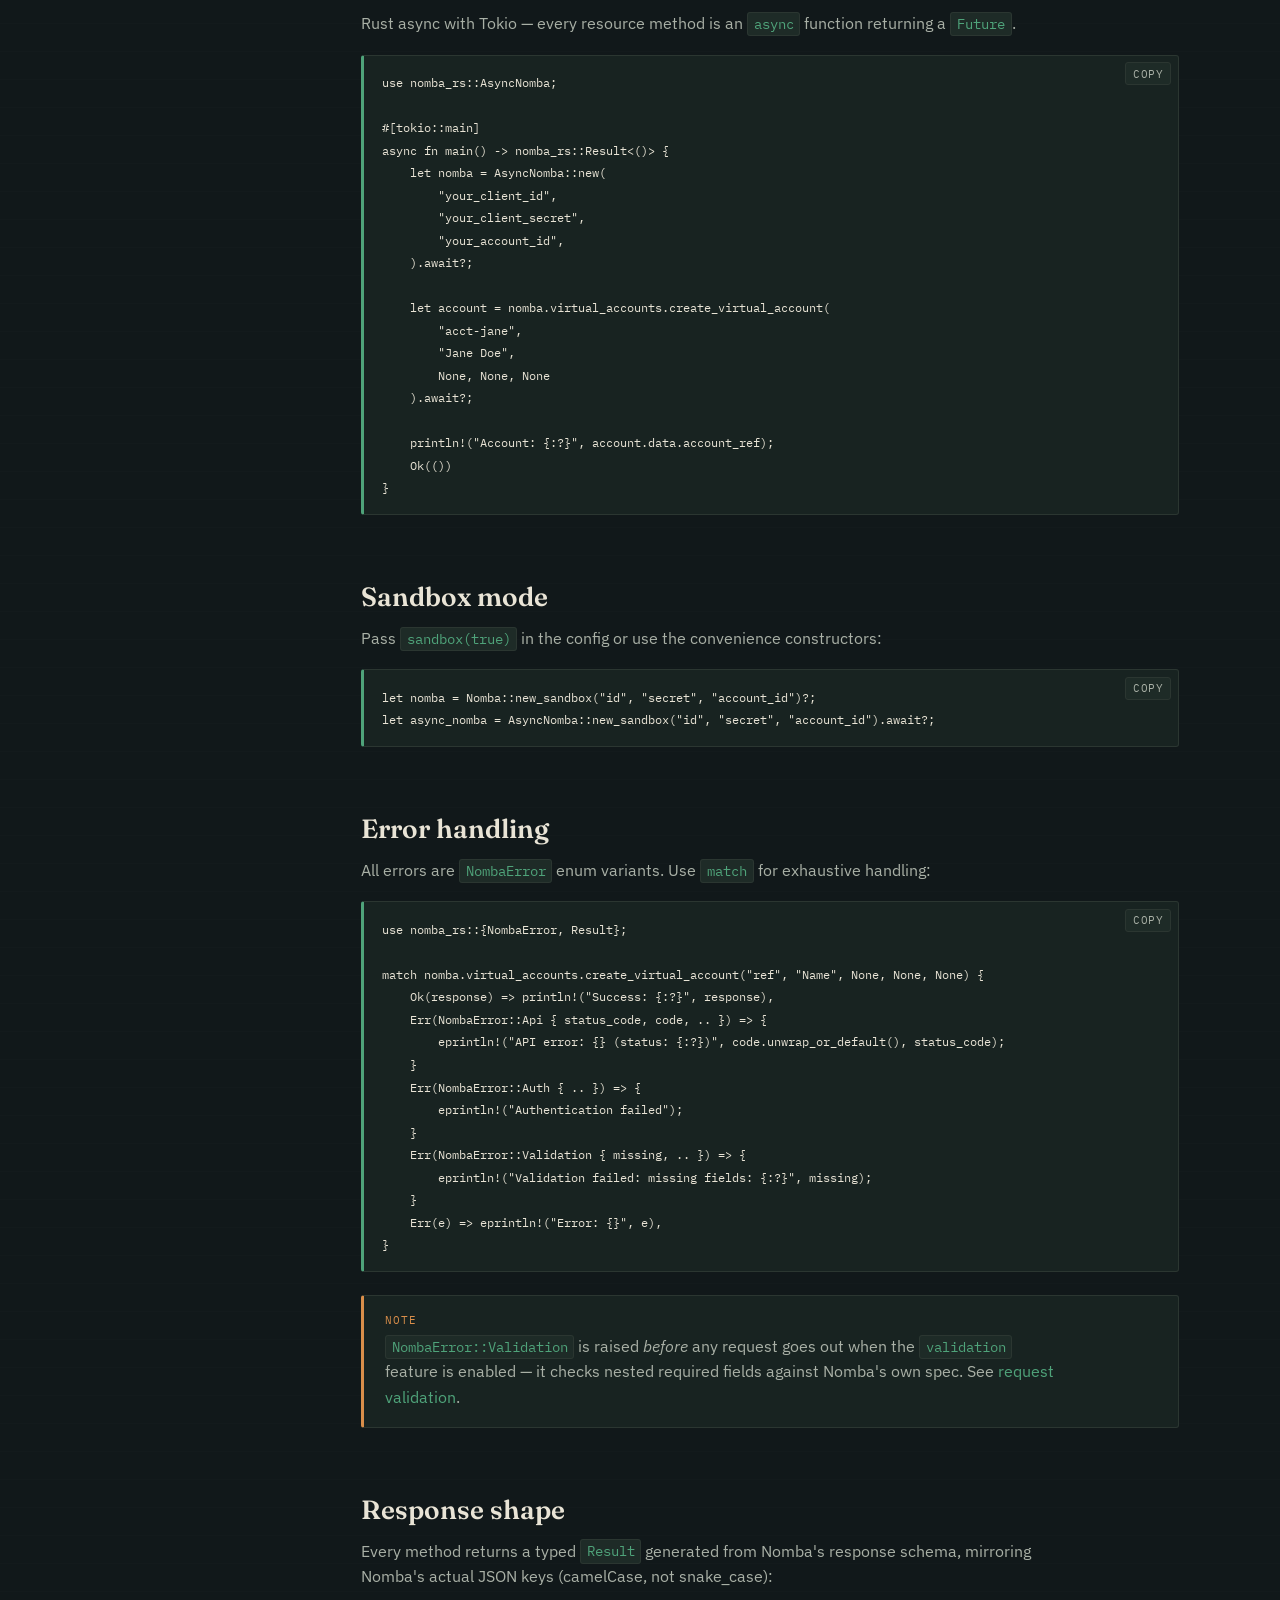
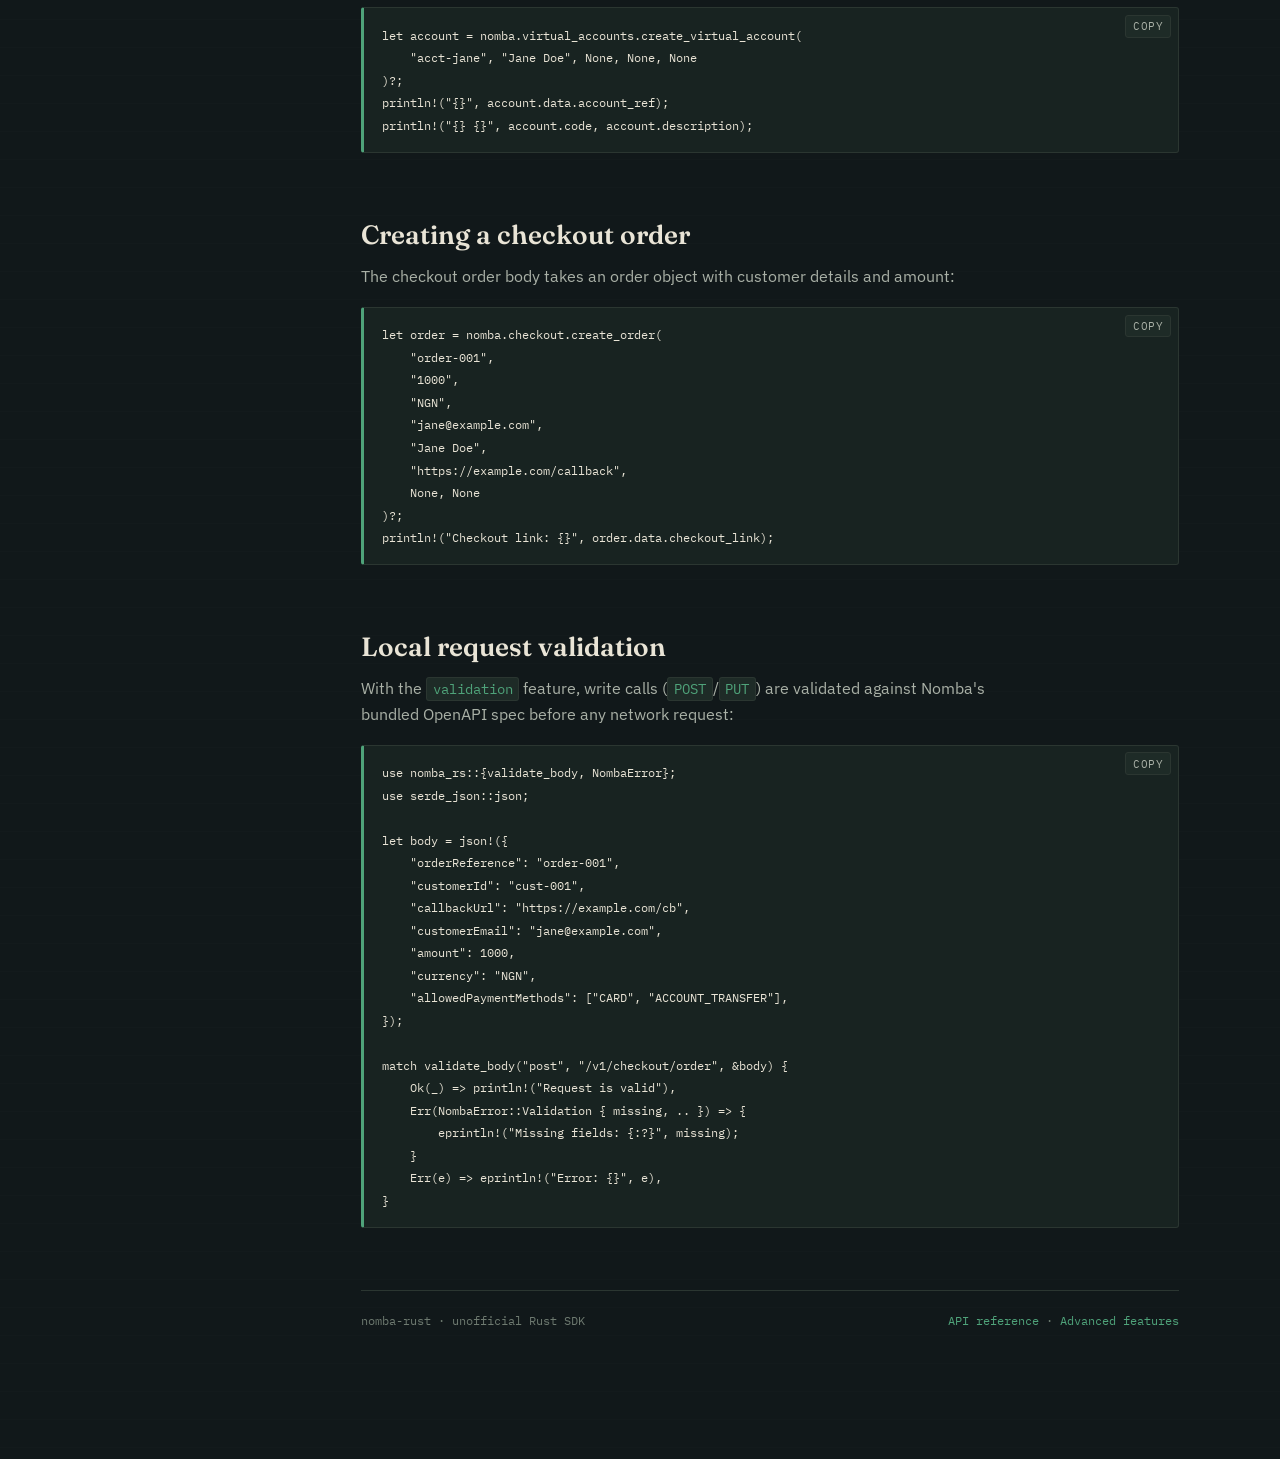
<file: getting-started.html>
<!doctype html>
<html lang="en">
<head>
<meta charset="utf-8">
<meta name="viewport" content="width=device-width, initial-scale=1">
<title>Getting started — nomba-rust Rust SDK</title>
<meta name="description" content="Add nomba-rust to Cargo.toml, authenticate with sync or async client, and make your first request — full error handling with match and typed responses.">
<link rel="stylesheet" href="assets/style.css">
</head>
<body>
<button class="nav-toggle" aria-label="Toggle navigation" aria-controls="sidebar">Menu</button>
<div class="shell">

  <aside class="sidebar" id="sidebar">
    <div class="brand">nomba-rust <span class="stamp">RUST-SDK</span></div>
    <div class="brand-sub">unofficial &middot; v0.2.0</div>
    <nav class="toc">
      <a href="index.html">Overview</a>
      <a href="getting-started.html">Getting started</a>
      <a href="features.html">Advanced features</a>
      <a href="resources.html">API reference</a>
      <div class="group-label">Resource groups</div>
      <a href="resources.html#accounts">Accounts</a>
      <a href="resources.html#virtual_accounts">Virtual Accounts</a>
      <a href="resources.html#checkout">Online Checkout</a>
      <a href="resources.html#charge">Charge</a>
      <a href="resources.html#transfers">Transfers</a>
      <a href="resources.html#terminals">Terminals</a>
      <a href="resources.html#transactions">Transactions</a>
      <a href="resources.html#airtime_data">Airtime and Data Vending</a>
      <a href="resources.html#cabletv">CableTV Subscription</a>
      <a href="resources.html#electricity">Electricity Vending</a>
      <a href="resources.html#betting">Betting</a>
      <a href="resources.html#direct_debits">Direct Debits</a>
      <a href="resources.html#global_collections">Global Collections</a>
      <a href="resources.html#global_payout">Global Payout</a>
      <a href="resources.html#auth">Auth</a>
      <div class="group-label">More</div>
      <a href="changelog.html">Changelog</a>
    </nav>
  </aside>

  <main>
    <span class="eyebrow">Getting started</span>
    <h1>Install, authenticate, request.</h1>
    <p>Three things you need from your Nomba dashboard: a <code>client_id</code>, a <code>client_secret</code>, and an <code>account_id</code>. The SDK handles the OAuth2 token exchange for you from there.</p>

    <h2>Install</h2>
    <pre><code>cargo add nomba-rs
# or add to Cargo.toml:
# nomba-rs = "0.2"
# nomba-rs = { version = "0.2", features = ["async", "validation"] }  # optional features</code></pre>

    <h2>Feature flags</h2>
    <p>The SDK has three feature flags (all enabled by default except <code>validation</code>):</p>
    <ul style="color: var(--ink-dim); max-width: 68ch;">
      <li><strong>blocking</strong> (default) — enables the synchronous <code>Nomba</code> client</li>
      <li><strong>async</strong> (default) — enables the asynchronous <code>AsyncNomba</code> client (requires Tokio)</li>
      <li><strong>validation</strong> — enables local request validation against the bundled OpenAPI spec</li>
    </ul>

    <h2>Sync client</h2>
    <p>Create one <code>Nomba</code> instance and reuse it; it manages its own HTTP connection pool and OAuth2 token cache.</p>
    <pre><code>use nomba_rs::{Nomba, NombaClientConfig};

fn main() -> nomba_rs::Result<()> {
    let nomba = Nomba::new(
        "your_client_id",
        "your_client_secret",
        "your_account_id",
    )?;

    // Or with custom config
    let config = NombaClientConfig::new(
        "client_id".into(),
        "client_secret".into(),
        "account_id".into(),
    )
    .sandbox(true)
    .timeout(std::time::Duration::from_secs(60));

    let account = nomba.virtual_accounts.create_virtual_account(
        "acct-jane",
        "Jane Doe",
        None, None, None
    )?;

    println!("Account: {:?}", account.data.account_ref);
    Ok(())
}</code></pre>

    <h2>Async client</h2>
    <p>Rust async with Tokio — every resource method is an <code>async</code> function returning a <code>Future</code>.</p>
    <pre><code>use nomba_rs::AsyncNomba;

#[tokio::main]
async fn main() -> nomba_rs::Result<()> {
    let nomba = AsyncNomba::new(
        "your_client_id",
        "your_client_secret",
        "your_account_id",
    ).await?;

    let account = nomba.virtual_accounts.create_virtual_account(
        "acct-jane",
        "Jane Doe",
        None, None, None
    ).await?;

    println!("Account: {:?}", account.data.account_ref);
    Ok(())
}</code></pre>

    <h2>Sandbox mode</h2>
    <p>Pass <code>sandbox(true)</code> in the config or use the convenience constructors:</p>
    <pre><code>let nomba = Nomba::new_sandbox("id", "secret", "account_id")?;
let async_nomba = AsyncNomba::new_sandbox("id", "secret", "account_id").await?;</code></pre>

    <h2>Error handling</h2>
    <p>All errors are <code>NombaError</code> enum variants. Use <code>match</code> for exhaustive handling:</p>
    <pre><code>use nomba_rs::{NombaError, Result};

match nomba.virtual_accounts.create_virtual_account("ref", "Name", None, None, None) {
    Ok(response) => println!("Success: {:?}", response),
    Err(NombaError::Api { status_code, code, .. }) => {
        eprintln!("API error: {} (status: {:?})", code.unwrap_or_default(), status_code);
    }
    Err(NombaError::Auth { .. }) => {
        eprintln!("Authentication failed");
    }
    Err(NombaError::Validation { missing, .. }) => {
        eprintln!("Validation failed: missing fields: {:?}", missing);
    }
    Err(e) => eprintln!("Error: {}", e),
}</code></pre>

    <div class="callout">
      <span class="label">Note</span>
      <p><code>NombaError::Validation</code> is raised <em>before</em> any request goes out when the <code>validation</code> feature is enabled — it checks nested required fields against Nomba's own spec. See <a href="features.html#validation">request validation</a>.</p>
    </div>

    <h2>Response shape</h2>
    <p>Every method returns a typed <code>Result<T></code> generated from Nomba's response schema, mirroring Nomba's actual JSON keys (camelCase, not snake_case):</p>
    <pre><code>let account = nomba.virtual_accounts.create_virtual_account(
    "acct-jane", "Jane Doe", None, None, None
)?;
println!("{}", account.data.account_ref);
println!("{} {}", account.code, account.description);</code></pre>

    <h2>Creating a checkout order</h2>
    <p>The checkout order body takes an order object with customer details and amount:</p>
    <pre><code>let order = nomba.checkout.create_order(
    "order-001",
    "1000",
    "NGN",
    "jane@example.com",
    "Jane Doe",
    "https://example.com/callback",
    None, None
)?;
println!("Checkout link: {}", order.data.checkout_link);</code></pre>

    <h2>Local request validation</h2>
    <p>With the <code>validation</code> feature, write calls (<code>POST</code>/<code>PUT</code>) are validated against Nomba's bundled OpenAPI spec before any network request:</p>
    <pre><code>use nomba_rs::{validate_body, NombaError};
use serde_json::json;

let body = json!({
    "orderReference": "order-001",
    "customerId": "cust-001",
    "callbackUrl": "https://example.com/cb",
    "customerEmail": "jane@example.com",
    "amount": 1000,
    "currency": "NGN",
    "allowedPaymentMethods": ["CARD", "ACCOUNT_TRANSFER"],
});

match validate_body("post", "/v1/checkout/order", &body) {
    Ok(_) => println!("Request is valid"),
    Err(NombaError::Validation { missing, .. }) => {
        eprintln!("Missing fields: {:?}", missing);
    }
    Err(e) => eprintln!("Error: {}", e),
}</code></pre>

    <div class="page-foot">
      <span>nomba-rust &middot; unofficial Rust SDK</span>
      <span><a href="resources.html">API reference</a> &middot; <a href="features.html">Advanced features</a></span>
    </div>
  </main>
</div>
<script src="assets/app.js"></script>
</body>
</html>
</file>
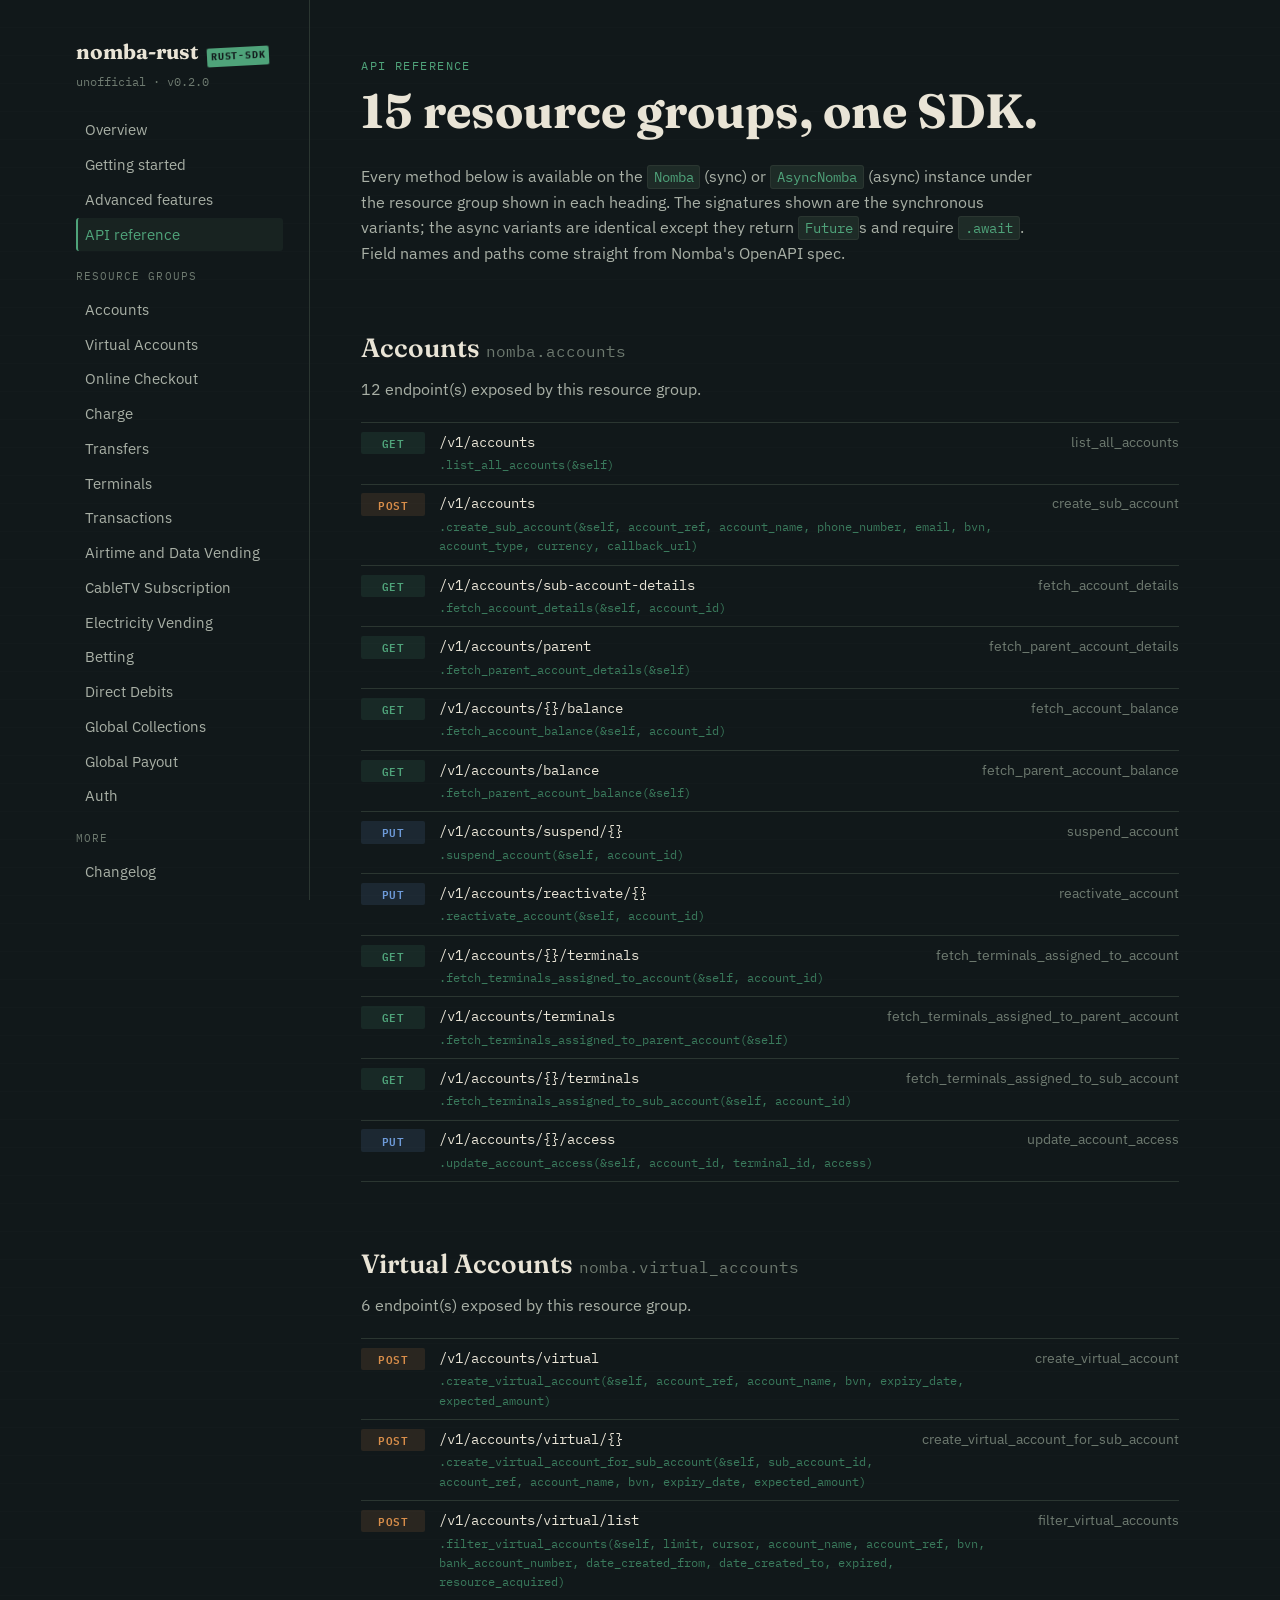
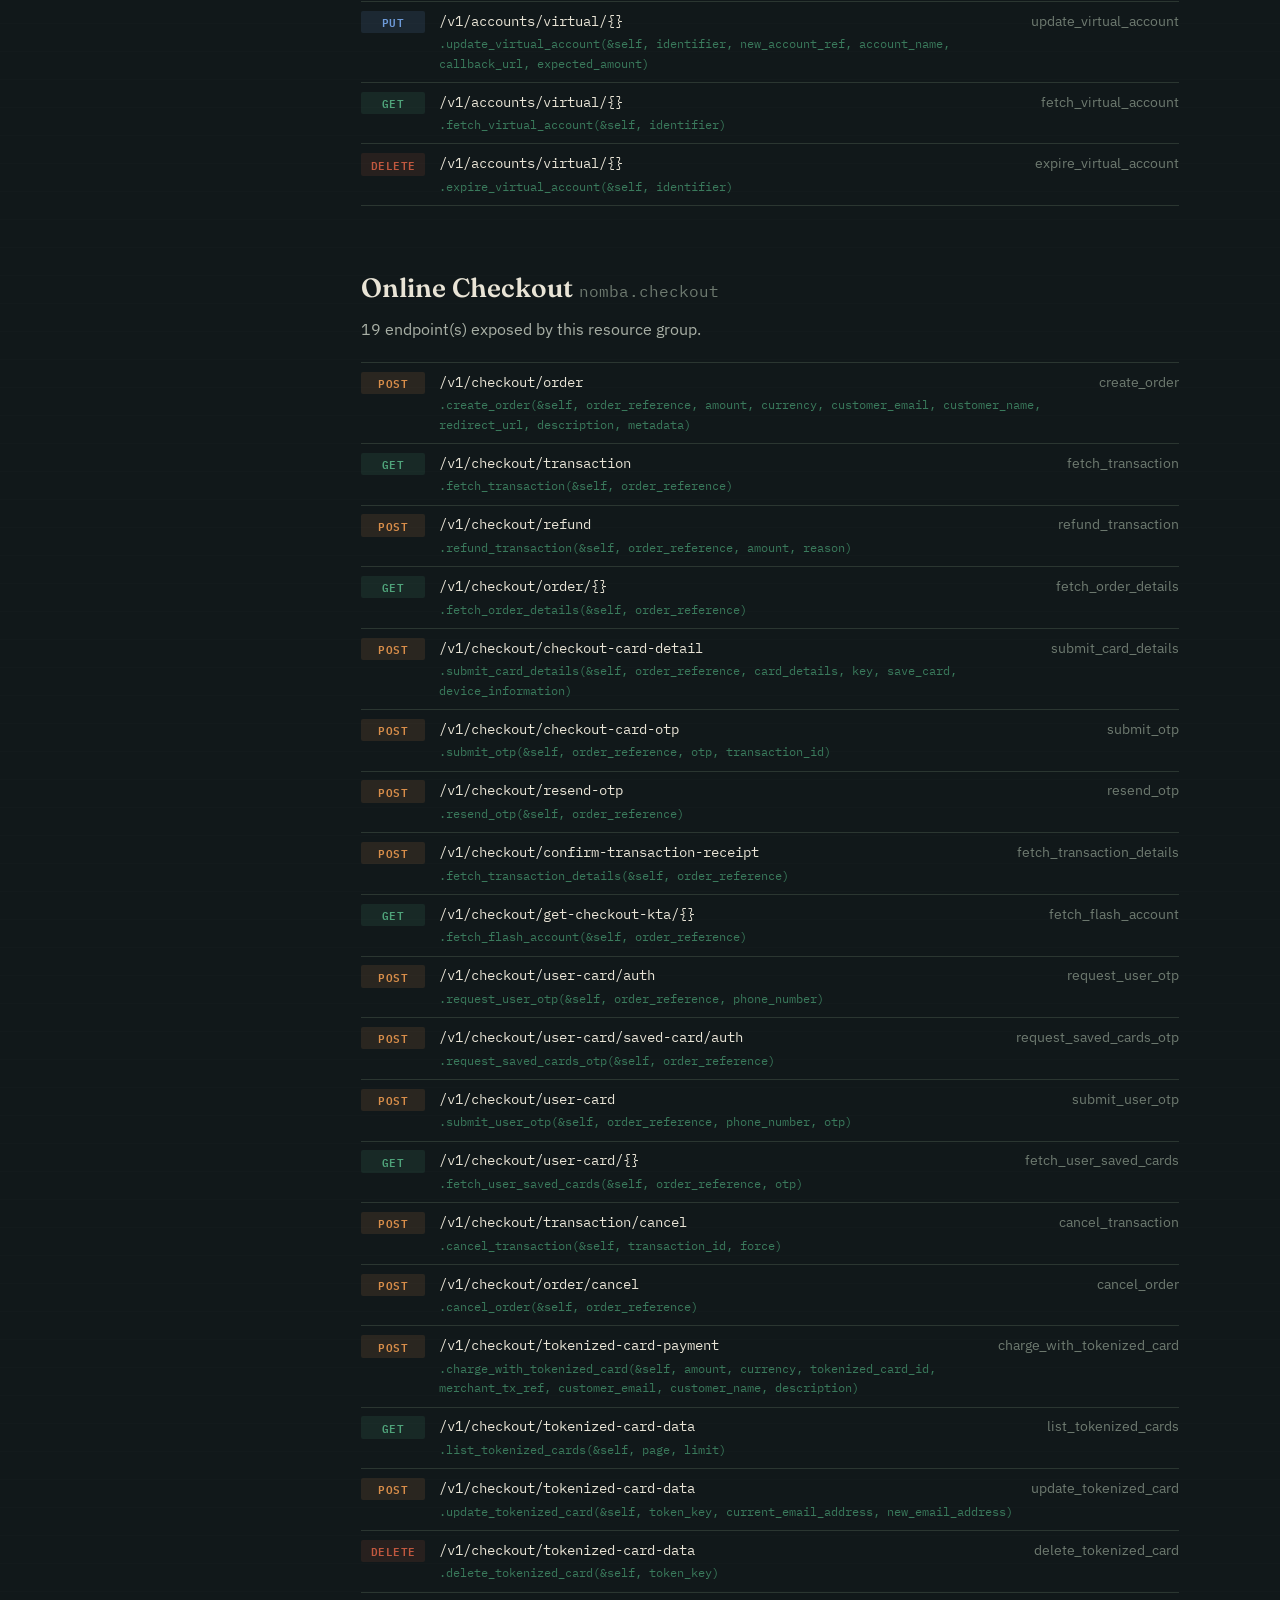
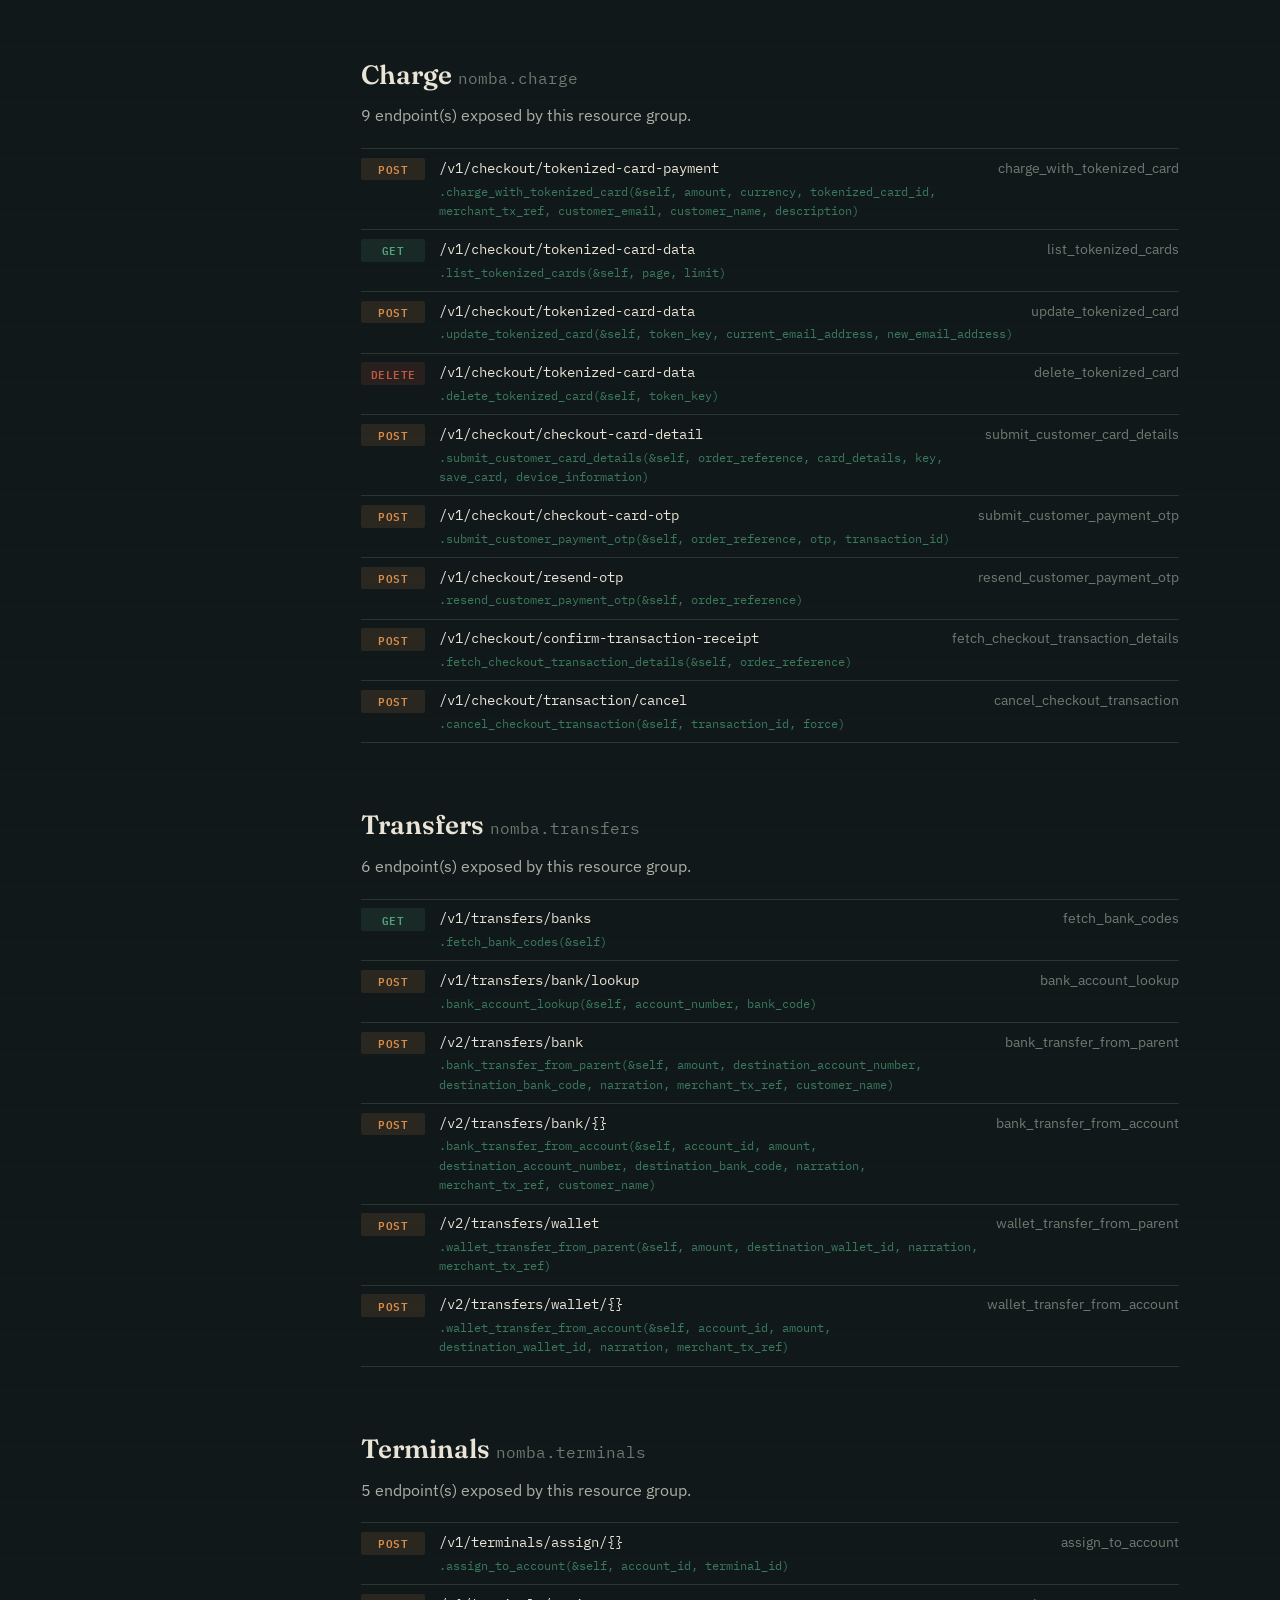
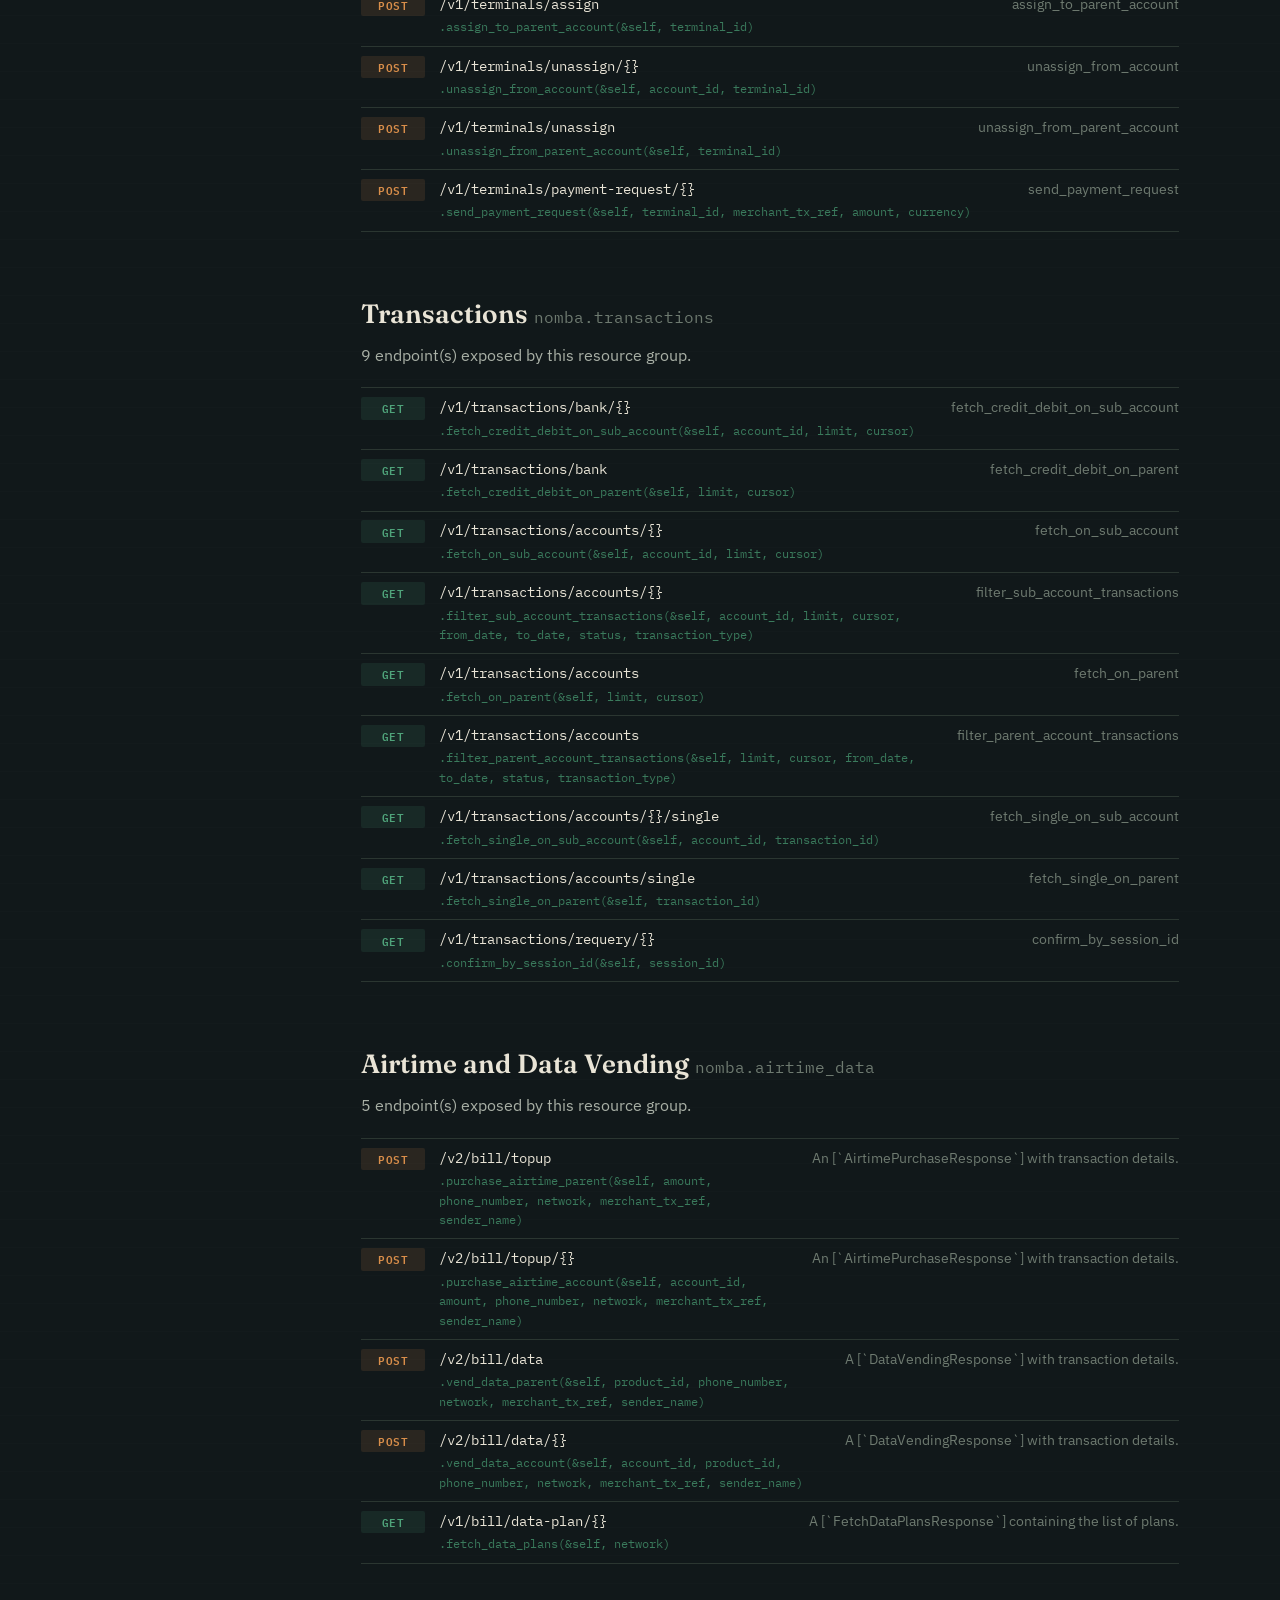
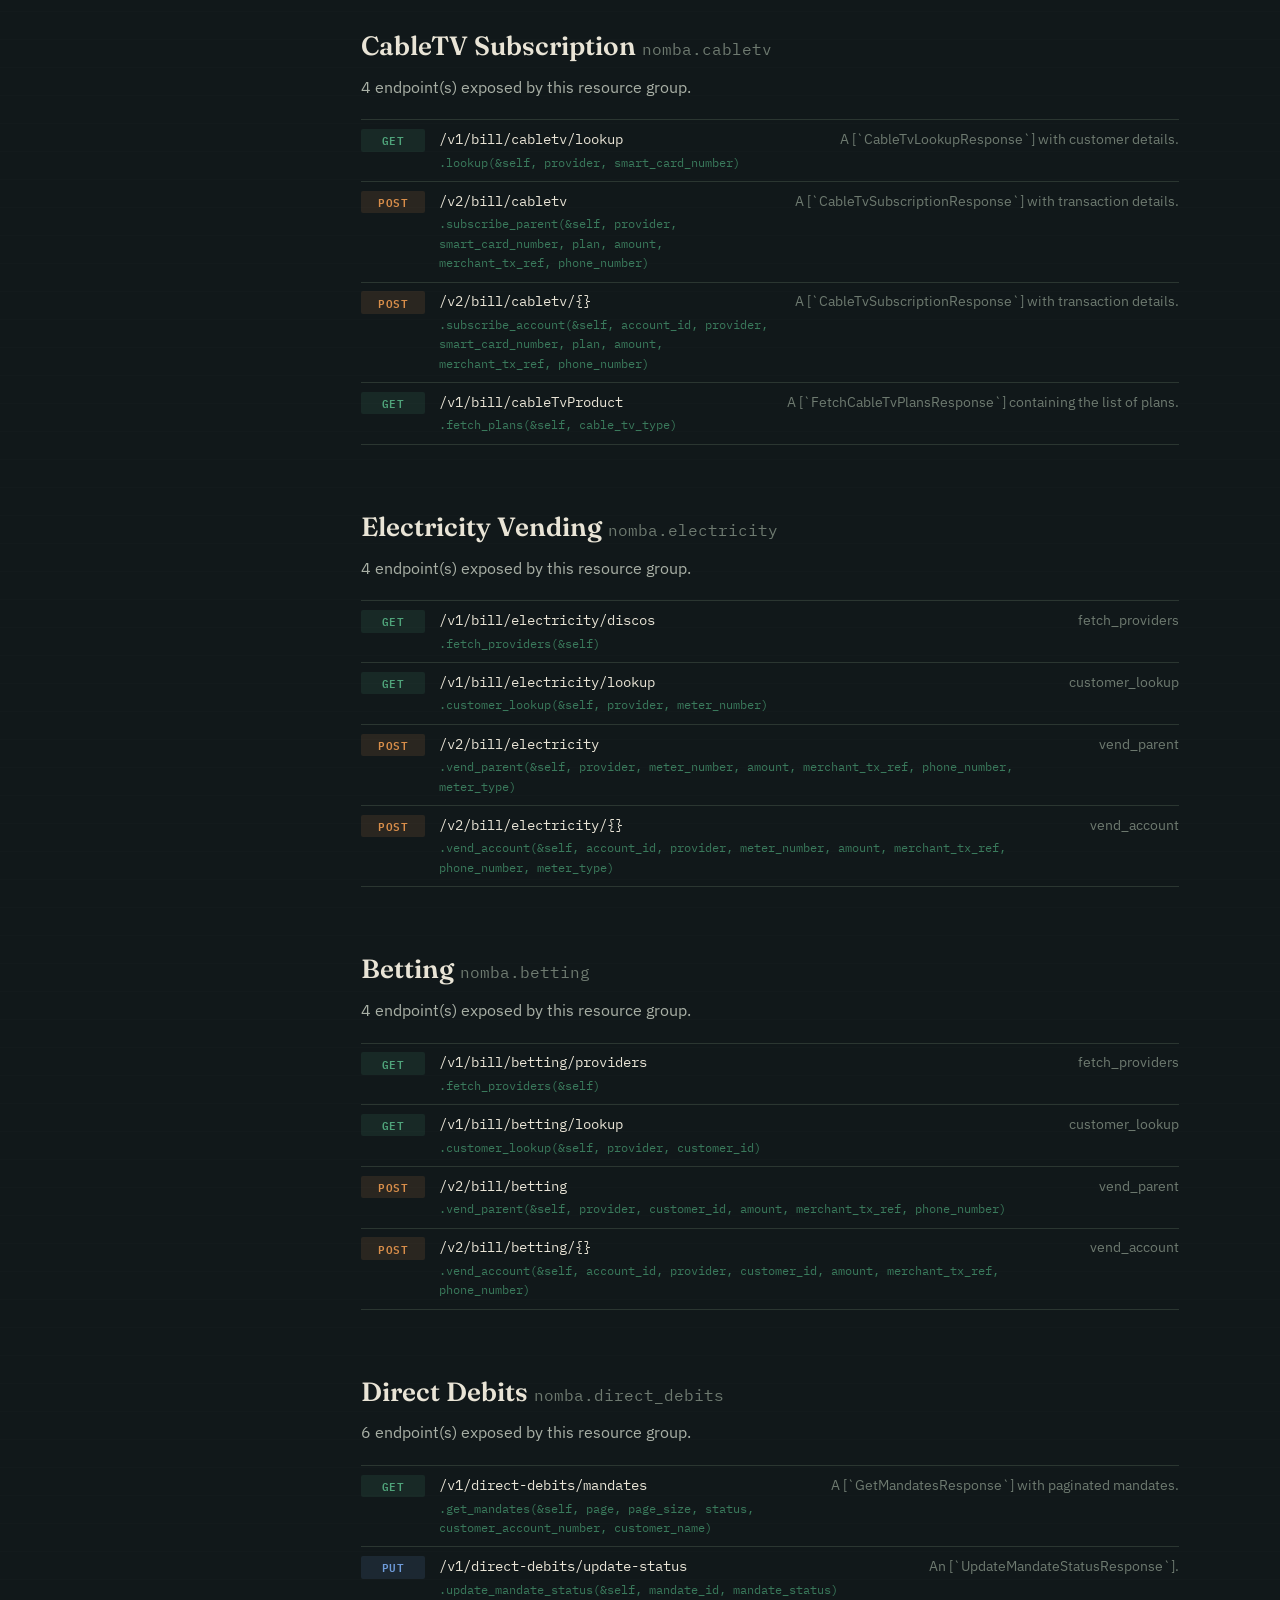
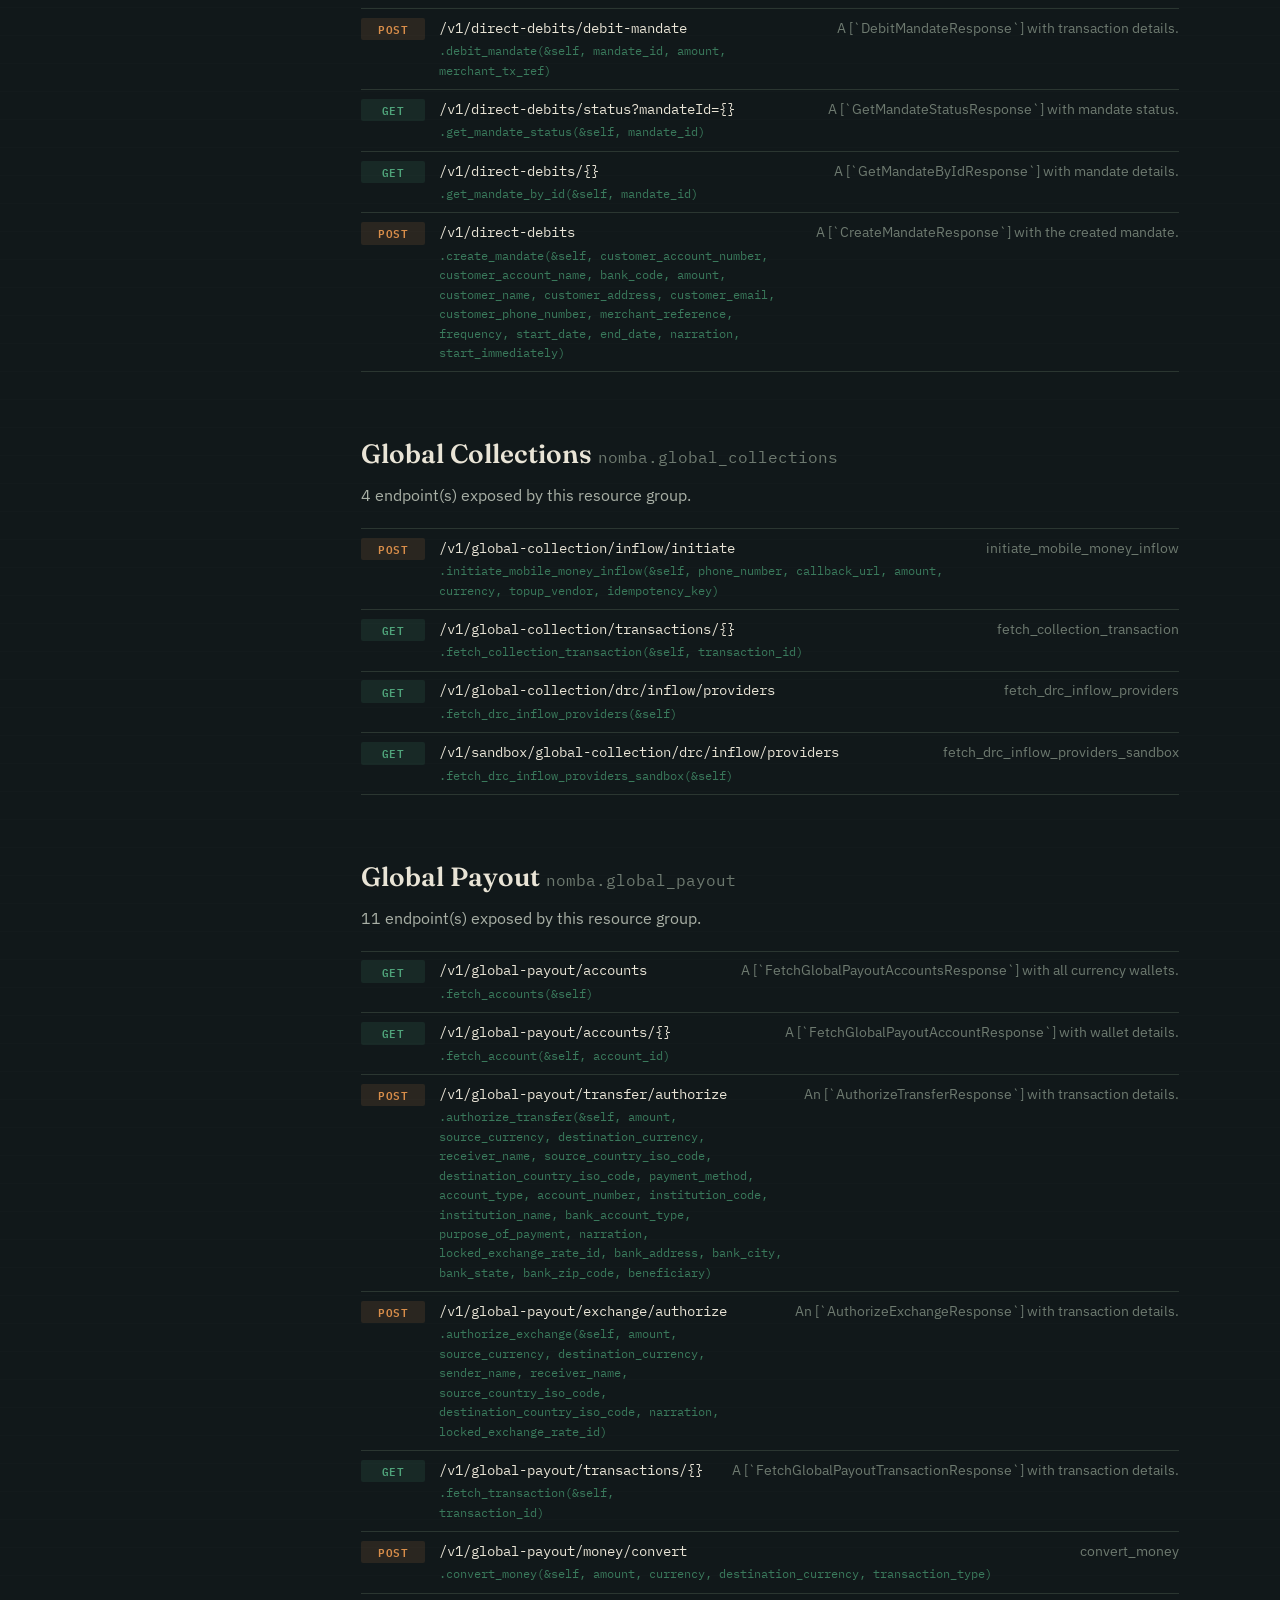
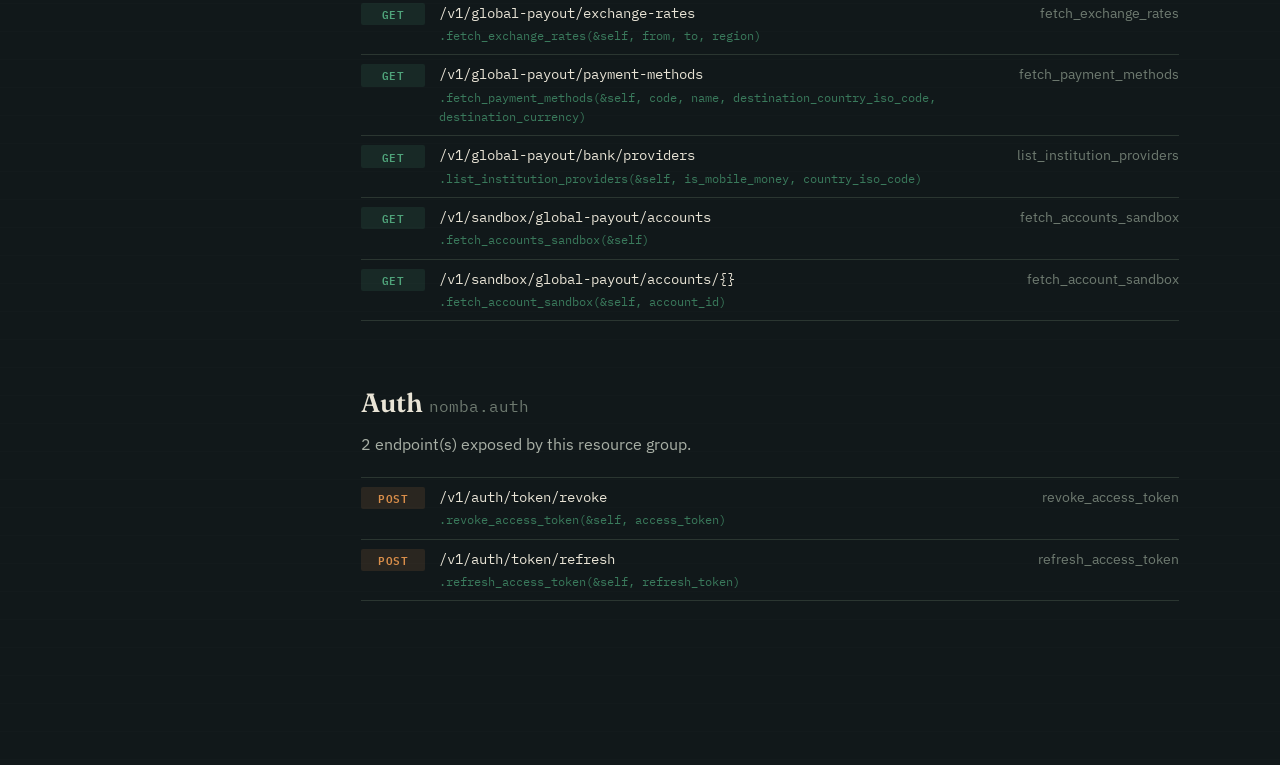
<file: resources.html>
<!doctype html>
<html lang="en">
<head>
<meta charset="utf-8">
<meta name="viewport" content="width=device-width, initial-scale=1">
<title>API reference — nomba-rust Rust SDK</title>
<meta name="description" content="All Nomba API endpoints exposed by the nomba-rust SDK, grouped by resource.">
<link rel="stylesheet" href="assets/style.css">
</head>
<body>
<button class="nav-toggle" aria-label="Toggle navigation" aria-controls="sidebar">Menu</button>
<div class="shell">

  <aside class="sidebar" id="sidebar">
    <div class="brand">nomba-rust <span class="stamp">RUST-SDK</span></div>
    <div class="brand-sub">unofficial &middot; v0.2.0</div>
    <nav class="toc">
      <a href="index.html">Overview</a>
      <a href="getting-started.html">Getting started</a>
      <a href="features.html">Advanced features</a>
      <a href="resources.html">API reference</a>
      <div class="group-label">Resource groups</div>
      <a href="resources.html#accounts">Accounts</a>
      <a href="resources.html#virtual_accounts">Virtual Accounts</a>
      <a href="resources.html#checkout">Online Checkout</a>
      <a href="resources.html#charge">Charge</a>
      <a href="resources.html#transfers">Transfers</a>
      <a href="resources.html#terminals">Terminals</a>
      <a href="resources.html#transactions">Transactions</a>
      <a href="resources.html#airtime_data">Airtime and Data Vending</a>
      <a href="resources.html#cabletv">CableTV Subscription</a>
      <a href="resources.html#electricity">Electricity Vending</a>
      <a href="resources.html#betting">Betting</a>
      <a href="resources.html#direct_debits">Direct Debits</a>
      <a href="resources.html#global_collections">Global Collections</a>
      <a href="resources.html#global_payout">Global Payout</a>
      <a href="resources.html#auth">Auth</a>
      <div class="group-label">More</div>
      <a href="changelog.html">Changelog</a>
    </nav>
  </aside>

  <main>
    <span class="eyebrow">API reference</span>
    <h1>15 resource groups, one SDK.</h1>
    <p>
      Every method below is available on the <code>Nomba</code> (sync) or
      <code>AsyncNomba</code> (async) instance under the resource group shown
      in each heading. The signatures shown are the synchronous variants; the
      async variants are identical except they return <code>Future</code>s and
      require <code>.await</code>. Field names and paths come straight from
      Nomba's OpenAPI spec.
    </p>
    <section id="accounts">
      <h2>Accounts <span style="font-family: var(--font-mono); font-size: .6em; color: var(--ink-faint); font-weight: 400;">nomba.accounts</span></h2>
      <p>12 endpoint(s) exposed by this resource group.</p>
      <div class="ledger">
      <div class="ledger-row">
        <span class="method get">GET</span>
        <div>
          <span class="path">/v1/accounts</span>
          <span class="fn">.list_all_accounts(&self)</span>
        </div>
        <span class="summary">list_all_accounts</span>
      </div>
      <div class="ledger-row">
        <span class="method post">POST</span>
        <div>
          <span class="path">/v1/accounts</span>
          <span class="fn">.create_sub_account(&self, account_ref, account_name, phone_number, email, bvn, account_type, currency, callback_url)</span>
        </div>
        <span class="summary">create_sub_account</span>
      </div>
      <div class="ledger-row">
        <span class="method get">GET</span>
        <div>
          <span class="path">/v1/accounts/sub-account-details</span>
          <span class="fn">.fetch_account_details(&self, account_id)</span>
        </div>
        <span class="summary">fetch_account_details</span>
      </div>
      <div class="ledger-row">
        <span class="method get">GET</span>
        <div>
          <span class="path">/v1/accounts/parent</span>
          <span class="fn">.fetch_parent_account_details(&self)</span>
        </div>
        <span class="summary">fetch_parent_account_details</span>
      </div>
      <div class="ledger-row">
        <span class="method get">GET</span>
        <div>
          <span class="path">/v1/accounts/{}/balance</span>
          <span class="fn">.fetch_account_balance(&self, account_id)</span>
        </div>
        <span class="summary">fetch_account_balance</span>
      </div>
      <div class="ledger-row">
        <span class="method get">GET</span>
        <div>
          <span class="path">/v1/accounts/balance</span>
          <span class="fn">.fetch_parent_account_balance(&self)</span>
        </div>
        <span class="summary">fetch_parent_account_balance</span>
      </div>
      <div class="ledger-row">
        <span class="method put">PUT</span>
        <div>
          <span class="path">/v1/accounts/suspend/{}</span>
          <span class="fn">.suspend_account(&self, account_id)</span>
        </div>
        <span class="summary">suspend_account</span>
      </div>
      <div class="ledger-row">
        <span class="method put">PUT</span>
        <div>
          <span class="path">/v1/accounts/reactivate/{}</span>
          <span class="fn">.reactivate_account(&self, account_id)</span>
        </div>
        <span class="summary">reactivate_account</span>
      </div>
      <div class="ledger-row">
        <span class="method get">GET</span>
        <div>
          <span class="path">/v1/accounts/{}/terminals</span>
          <span class="fn">.fetch_terminals_assigned_to_account(&self, account_id)</span>
        </div>
        <span class="summary">fetch_terminals_assigned_to_account</span>
      </div>
      <div class="ledger-row">
        <span class="method get">GET</span>
        <div>
          <span class="path">/v1/accounts/terminals</span>
          <span class="fn">.fetch_terminals_assigned_to_parent_account(&self)</span>
        </div>
        <span class="summary">fetch_terminals_assigned_to_parent_account</span>
      </div>
      <div class="ledger-row">
        <span class="method get">GET</span>
        <div>
          <span class="path">/v1/accounts/{}/terminals</span>
          <span class="fn">.fetch_terminals_assigned_to_sub_account(&self, account_id)</span>
        </div>
        <span class="summary">fetch_terminals_assigned_to_sub_account</span>
      </div>
      <div class="ledger-row">
        <span class="method put">PUT</span>
        <div>
          <span class="path">/v1/accounts/{}/access</span>
          <span class="fn">.update_account_access(&self, account_id, terminal_id, access)</span>
        </div>
        <span class="summary">update_account_access</span>
      </div>
      </div>
    </section>
    <section id="virtual_accounts">
      <h2>Virtual Accounts <span style="font-family: var(--font-mono); font-size: .6em; color: var(--ink-faint); font-weight: 400;">nomba.virtual_accounts</span></h2>
      <p>6 endpoint(s) exposed by this resource group.</p>
      <div class="ledger">
      <div class="ledger-row">
        <span class="method post">POST</span>
        <div>
          <span class="path">/v1/accounts/virtual</span>
          <span class="fn">.create_virtual_account(&self, account_ref, account_name, bvn, expiry_date, expected_amount)</span>
        </div>
        <span class="summary">create_virtual_account</span>
      </div>
      <div class="ledger-row">
        <span class="method post">POST</span>
        <div>
          <span class="path">/v1/accounts/virtual/{}</span>
          <span class="fn">.create_virtual_account_for_sub_account(&self, sub_account_id, account_ref, account_name, bvn, expiry_date, expected_amount)</span>
        </div>
        <span class="summary">create_virtual_account_for_sub_account</span>
      </div>
      <div class="ledger-row">
        <span class="method post">POST</span>
        <div>
          <span class="path">/v1/accounts/virtual/list</span>
          <span class="fn">.filter_virtual_accounts(&self, limit, cursor, account_name, account_ref, bvn, bank_account_number, date_created_from, date_created_to, expired, resource_acquired)</span>
        </div>
        <span class="summary">filter_virtual_accounts</span>
      </div>
      <div class="ledger-row">
        <span class="method put">PUT</span>
        <div>
          <span class="path">/v1/accounts/virtual/{}</span>
          <span class="fn">.update_virtual_account(&self, identifier, new_account_ref, account_name, callback_url, expected_amount)</span>
        </div>
        <span class="summary">update_virtual_account</span>
      </div>
      <div class="ledger-row">
        <span class="method get">GET</span>
        <div>
          <span class="path">/v1/accounts/virtual/{}</span>
          <span class="fn">.fetch_virtual_account(&self, identifier)</span>
        </div>
        <span class="summary">fetch_virtual_account</span>
      </div>
      <div class="ledger-row">
        <span class="method delete">DELETE</span>
        <div>
          <span class="path">/v1/accounts/virtual/{}</span>
          <span class="fn">.expire_virtual_account(&self, identifier)</span>
        </div>
        <span class="summary">expire_virtual_account</span>
      </div>
      </div>
    </section>
    <section id="checkout">
      <h2>Online Checkout <span style="font-family: var(--font-mono); font-size: .6em; color: var(--ink-faint); font-weight: 400;">nomba.checkout</span></h2>
      <p>19 endpoint(s) exposed by this resource group.</p>
      <div class="ledger">
      <div class="ledger-row">
        <span class="method post">POST</span>
        <div>
          <span class="path">/v1/checkout/order</span>
          <span class="fn">.create_order(&self, order_reference, amount, currency, customer_email, customer_name, redirect_url, description, metadata)</span>
        </div>
        <span class="summary">create_order</span>
      </div>
      <div class="ledger-row">
        <span class="method get">GET</span>
        <div>
          <span class="path">/v1/checkout/transaction</span>
          <span class="fn">.fetch_transaction(&self, order_reference)</span>
        </div>
        <span class="summary">fetch_transaction</span>
      </div>
      <div class="ledger-row">
        <span class="method post">POST</span>
        <div>
          <span class="path">/v1/checkout/refund</span>
          <span class="fn">.refund_transaction(&self, order_reference, amount, reason)</span>
        </div>
        <span class="summary">refund_transaction</span>
      </div>
      <div class="ledger-row">
        <span class="method get">GET</span>
        <div>
          <span class="path">/v1/checkout/order/{}</span>
          <span class="fn">.fetch_order_details(&self, order_reference)</span>
        </div>
        <span class="summary">fetch_order_details</span>
      </div>
      <div class="ledger-row">
        <span class="method post">POST</span>
        <div>
          <span class="path">/v1/checkout/checkout-card-detail</span>
          <span class="fn">.submit_card_details(&self, order_reference, card_details, key, save_card, device_information)</span>
        </div>
        <span class="summary">submit_card_details</span>
      </div>
      <div class="ledger-row">
        <span class="method post">POST</span>
        <div>
          <span class="path">/v1/checkout/checkout-card-otp</span>
          <span class="fn">.submit_otp(&self, order_reference, otp, transaction_id)</span>
        </div>
        <span class="summary">submit_otp</span>
      </div>
      <div class="ledger-row">
        <span class="method post">POST</span>
        <div>
          <span class="path">/v1/checkout/resend-otp</span>
          <span class="fn">.resend_otp(&self, order_reference)</span>
        </div>
        <span class="summary">resend_otp</span>
      </div>
      <div class="ledger-row">
        <span class="method post">POST</span>
        <div>
          <span class="path">/v1/checkout/confirm-transaction-receipt</span>
          <span class="fn">.fetch_transaction_details(&self, order_reference)</span>
        </div>
        <span class="summary">fetch_transaction_details</span>
      </div>
      <div class="ledger-row">
        <span class="method get">GET</span>
        <div>
          <span class="path">/v1/checkout/get-checkout-kta/{}</span>
          <span class="fn">.fetch_flash_account(&self, order_reference)</span>
        </div>
        <span class="summary">fetch_flash_account</span>
      </div>
      <div class="ledger-row">
        <span class="method post">POST</span>
        <div>
          <span class="path">/v1/checkout/user-card/auth</span>
          <span class="fn">.request_user_otp(&self, order_reference, phone_number)</span>
        </div>
        <span class="summary">request_user_otp</span>
      </div>
      <div class="ledger-row">
        <span class="method post">POST</span>
        <div>
          <span class="path">/v1/checkout/user-card/saved-card/auth</span>
          <span class="fn">.request_saved_cards_otp(&self, order_reference)</span>
        </div>
        <span class="summary">request_saved_cards_otp</span>
      </div>
      <div class="ledger-row">
        <span class="method post">POST</span>
        <div>
          <span class="path">/v1/checkout/user-card</span>
          <span class="fn">.submit_user_otp(&self, order_reference, phone_number, otp)</span>
        </div>
        <span class="summary">submit_user_otp</span>
      </div>
      <div class="ledger-row">
        <span class="method get">GET</span>
        <div>
          <span class="path">/v1/checkout/user-card/{}</span>
          <span class="fn">.fetch_user_saved_cards(&self, order_reference, otp)</span>
        </div>
        <span class="summary">fetch_user_saved_cards</span>
      </div>
      <div class="ledger-row">
        <span class="method post">POST</span>
        <div>
          <span class="path">/v1/checkout/transaction/cancel</span>
          <span class="fn">.cancel_transaction(&self, transaction_id, force)</span>
        </div>
        <span class="summary">cancel_transaction</span>
      </div>
      <div class="ledger-row">
        <span class="method post">POST</span>
        <div>
          <span class="path">/v1/checkout/order/cancel</span>
          <span class="fn">.cancel_order(&self, order_reference)</span>
        </div>
        <span class="summary">cancel_order</span>
      </div>
      <div class="ledger-row">
        <span class="method post">POST</span>
        <div>
          <span class="path">/v1/checkout/tokenized-card-payment</span>
          <span class="fn">.charge_with_tokenized_card(&self, amount, currency, tokenized_card_id, merchant_tx_ref, customer_email, customer_name, description)</span>
        </div>
        <span class="summary">charge_with_tokenized_card</span>
      </div>
      <div class="ledger-row">
        <span class="method get">GET</span>
        <div>
          <span class="path">/v1/checkout/tokenized-card-data</span>
          <span class="fn">.list_tokenized_cards(&self, page, limit)</span>
        </div>
        <span class="summary">list_tokenized_cards</span>
      </div>
      <div class="ledger-row">
        <span class="method post">POST</span>
        <div>
          <span class="path">/v1/checkout/tokenized-card-data</span>
          <span class="fn">.update_tokenized_card(&self, token_key, current_email_address, new_email_address)</span>
        </div>
        <span class="summary">update_tokenized_card</span>
      </div>
      <div class="ledger-row">
        <span class="method delete">DELETE</span>
        <div>
          <span class="path">/v1/checkout/tokenized-card-data</span>
          <span class="fn">.delete_tokenized_card(&self, token_key)</span>
        </div>
        <span class="summary">delete_tokenized_card</span>
      </div>
      </div>
    </section>
    <section id="charge">
      <h2>Charge <span style="font-family: var(--font-mono); font-size: .6em; color: var(--ink-faint); font-weight: 400;">nomba.charge</span></h2>
      <p>9 endpoint(s) exposed by this resource group.</p>
      <div class="ledger">
      <div class="ledger-row">
        <span class="method post">POST</span>
        <div>
          <span class="path">/v1/checkout/tokenized-card-payment</span>
          <span class="fn">.charge_with_tokenized_card(&self, amount, currency, tokenized_card_id, merchant_tx_ref, customer_email, customer_name, description)</span>
        </div>
        <span class="summary">charge_with_tokenized_card</span>
      </div>
      <div class="ledger-row">
        <span class="method get">GET</span>
        <div>
          <span class="path">/v1/checkout/tokenized-card-data</span>
          <span class="fn">.list_tokenized_cards(&self, page, limit)</span>
        </div>
        <span class="summary">list_tokenized_cards</span>
      </div>
      <div class="ledger-row">
        <span class="method post">POST</span>
        <div>
          <span class="path">/v1/checkout/tokenized-card-data</span>
          <span class="fn">.update_tokenized_card(&self, token_key, current_email_address, new_email_address)</span>
        </div>
        <span class="summary">update_tokenized_card</span>
      </div>
      <div class="ledger-row">
        <span class="method delete">DELETE</span>
        <div>
          <span class="path">/v1/checkout/tokenized-card-data</span>
          <span class="fn">.delete_tokenized_card(&self, token_key)</span>
        </div>
        <span class="summary">delete_tokenized_card</span>
      </div>
      <div class="ledger-row">
        <span class="method post">POST</span>
        <div>
          <span class="path">/v1/checkout/checkout-card-detail</span>
          <span class="fn">.submit_customer_card_details(&self, order_reference, card_details, key, save_card, device_information)</span>
        </div>
        <span class="summary">submit_customer_card_details</span>
      </div>
      <div class="ledger-row">
        <span class="method post">POST</span>
        <div>
          <span class="path">/v1/checkout/checkout-card-otp</span>
          <span class="fn">.submit_customer_payment_otp(&self, order_reference, otp, transaction_id)</span>
        </div>
        <span class="summary">submit_customer_payment_otp</span>
      </div>
      <div class="ledger-row">
        <span class="method post">POST</span>
        <div>
          <span class="path">/v1/checkout/resend-otp</span>
          <span class="fn">.resend_customer_payment_otp(&self, order_reference)</span>
        </div>
        <span class="summary">resend_customer_payment_otp</span>
      </div>
      <div class="ledger-row">
        <span class="method post">POST</span>
        <div>
          <span class="path">/v1/checkout/confirm-transaction-receipt</span>
          <span class="fn">.fetch_checkout_transaction_details(&self, order_reference)</span>
        </div>
        <span class="summary">fetch_checkout_transaction_details</span>
      </div>
      <div class="ledger-row">
        <span class="method post">POST</span>
        <div>
          <span class="path">/v1/checkout/transaction/cancel</span>
          <span class="fn">.cancel_checkout_transaction(&self, transaction_id, force)</span>
        </div>
        <span class="summary">cancel_checkout_transaction</span>
      </div>
      </div>
    </section>
    <section id="transfers">
      <h2>Transfers <span style="font-family: var(--font-mono); font-size: .6em; color: var(--ink-faint); font-weight: 400;">nomba.transfers</span></h2>
      <p>6 endpoint(s) exposed by this resource group.</p>
      <div class="ledger">
      <div class="ledger-row">
        <span class="method get">GET</span>
        <div>
          <span class="path">/v1/transfers/banks</span>
          <span class="fn">.fetch_bank_codes(&self)</span>
        </div>
        <span class="summary">fetch_bank_codes</span>
      </div>
      <div class="ledger-row">
        <span class="method post">POST</span>
        <div>
          <span class="path">/v1/transfers/bank/lookup</span>
          <span class="fn">.bank_account_lookup(&self, account_number, bank_code)</span>
        </div>
        <span class="summary">bank_account_lookup</span>
      </div>
      <div class="ledger-row">
        <span class="method post">POST</span>
        <div>
          <span class="path">/v2/transfers/bank</span>
          <span class="fn">.bank_transfer_from_parent(&self, amount, destination_account_number, destination_bank_code, narration, merchant_tx_ref, customer_name)</span>
        </div>
        <span class="summary">bank_transfer_from_parent</span>
      </div>
      <div class="ledger-row">
        <span class="method post">POST</span>
        <div>
          <span class="path">/v2/transfers/bank/{}</span>
          <span class="fn">.bank_transfer_from_account(&self, account_id, amount, destination_account_number, destination_bank_code, narration, merchant_tx_ref, customer_name)</span>
        </div>
        <span class="summary">bank_transfer_from_account</span>
      </div>
      <div class="ledger-row">
        <span class="method post">POST</span>
        <div>
          <span class="path">/v2/transfers/wallet</span>
          <span class="fn">.wallet_transfer_from_parent(&self, amount, destination_wallet_id, narration, merchant_tx_ref)</span>
        </div>
        <span class="summary">wallet_transfer_from_parent</span>
      </div>
      <div class="ledger-row">
        <span class="method post">POST</span>
        <div>
          <span class="path">/v2/transfers/wallet/{}</span>
          <span class="fn">.wallet_transfer_from_account(&self, account_id, amount, destination_wallet_id, narration, merchant_tx_ref)</span>
        </div>
        <span class="summary">wallet_transfer_from_account</span>
      </div>
      </div>
    </section>
    <section id="terminals">
      <h2>Terminals <span style="font-family: var(--font-mono); font-size: .6em; color: var(--ink-faint); font-weight: 400;">nomba.terminals</span></h2>
      <p>5 endpoint(s) exposed by this resource group.</p>
      <div class="ledger">
      <div class="ledger-row">
        <span class="method post">POST</span>
        <div>
          <span class="path">/v1/terminals/assign/{}</span>
          <span class="fn">.assign_to_account(&self, account_id, terminal_id)</span>
        </div>
        <span class="summary">assign_to_account</span>
      </div>
      <div class="ledger-row">
        <span class="method post">POST</span>
        <div>
          <span class="path">/v1/terminals/assign</span>
          <span class="fn">.assign_to_parent_account(&self, terminal_id)</span>
        </div>
        <span class="summary">assign_to_parent_account</span>
      </div>
      <div class="ledger-row">
        <span class="method post">POST</span>
        <div>
          <span class="path">/v1/terminals/unassign/{}</span>
          <span class="fn">.unassign_from_account(&self, account_id, terminal_id)</span>
        </div>
        <span class="summary">unassign_from_account</span>
      </div>
      <div class="ledger-row">
        <span class="method post">POST</span>
        <div>
          <span class="path">/v1/terminals/unassign</span>
          <span class="fn">.unassign_from_parent_account(&self, terminal_id)</span>
        </div>
        <span class="summary">unassign_from_parent_account</span>
      </div>
      <div class="ledger-row">
        <span class="method post">POST</span>
        <div>
          <span class="path">/v1/terminals/payment-request/{}</span>
          <span class="fn">.send_payment_request(&self, terminal_id, merchant_tx_ref, amount, currency)</span>
        </div>
        <span class="summary">send_payment_request</span>
      </div>
      </div>
    </section>
    <section id="transactions">
      <h2>Transactions <span style="font-family: var(--font-mono); font-size: .6em; color: var(--ink-faint); font-weight: 400;">nomba.transactions</span></h2>
      <p>9 endpoint(s) exposed by this resource group.</p>
      <div class="ledger">
      <div class="ledger-row">
        <span class="method get">GET</span>
        <div>
          <span class="path">/v1/transactions/bank/{}</span>
          <span class="fn">.fetch_credit_debit_on_sub_account(&self, account_id, limit, cursor)</span>
        </div>
        <span class="summary">fetch_credit_debit_on_sub_account</span>
      </div>
      <div class="ledger-row">
        <span class="method get">GET</span>
        <div>
          <span class="path">/v1/transactions/bank</span>
          <span class="fn">.fetch_credit_debit_on_parent(&self, limit, cursor)</span>
        </div>
        <span class="summary">fetch_credit_debit_on_parent</span>
      </div>
      <div class="ledger-row">
        <span class="method get">GET</span>
        <div>
          <span class="path">/v1/transactions/accounts/{}</span>
          <span class="fn">.fetch_on_sub_account(&self, account_id, limit, cursor)</span>
        </div>
        <span class="summary">fetch_on_sub_account</span>
      </div>
      <div class="ledger-row">
        <span class="method get">GET</span>
        <div>
          <span class="path">/v1/transactions/accounts/{}</span>
          <span class="fn">.filter_sub_account_transactions(&self, account_id, limit, cursor, from_date, to_date, status, transaction_type)</span>
        </div>
        <span class="summary">filter_sub_account_transactions</span>
      </div>
      <div class="ledger-row">
        <span class="method get">GET</span>
        <div>
          <span class="path">/v1/transactions/accounts</span>
          <span class="fn">.fetch_on_parent(&self, limit, cursor)</span>
        </div>
        <span class="summary">fetch_on_parent</span>
      </div>
      <div class="ledger-row">
        <span class="method get">GET</span>
        <div>
          <span class="path">/v1/transactions/accounts</span>
          <span class="fn">.filter_parent_account_transactions(&self, limit, cursor, from_date, to_date, status, transaction_type)</span>
        </div>
        <span class="summary">filter_parent_account_transactions</span>
      </div>
      <div class="ledger-row">
        <span class="method get">GET</span>
        <div>
          <span class="path">/v1/transactions/accounts/{}/single</span>
          <span class="fn">.fetch_single_on_sub_account(&self, account_id, transaction_id)</span>
        </div>
        <span class="summary">fetch_single_on_sub_account</span>
      </div>
      <div class="ledger-row">
        <span class="method get">GET</span>
        <div>
          <span class="path">/v1/transactions/accounts/single</span>
          <span class="fn">.fetch_single_on_parent(&self, transaction_id)</span>
        </div>
        <span class="summary">fetch_single_on_parent</span>
      </div>
      <div class="ledger-row">
        <span class="method get">GET</span>
        <div>
          <span class="path">/v1/transactions/requery/{}</span>
          <span class="fn">.confirm_by_session_id(&self, session_id)</span>
        </div>
        <span class="summary">confirm_by_session_id</span>
      </div>
      </div>
    </section>
    <section id="airtime_data">
      <h2>Airtime and Data Vending <span style="font-family: var(--font-mono); font-size: .6em; color: var(--ink-faint); font-weight: 400;">nomba.airtime_data</span></h2>
      <p>5 endpoint(s) exposed by this resource group.</p>
      <div class="ledger">
      <div class="ledger-row">
        <span class="method post">POST</span>
        <div>
          <span class="path">/v2/bill/topup</span>
          <span class="fn">.purchase_airtime_parent(&self, amount, phone_number, network, merchant_tx_ref, sender_name)</span>
        </div>
        <span class="summary">An [`AirtimePurchaseResponse`] with transaction details.</span>
      </div>
      <div class="ledger-row">
        <span class="method post">POST</span>
        <div>
          <span class="path">/v2/bill/topup/{}</span>
          <span class="fn">.purchase_airtime_account(&self, account_id, amount, phone_number, network, merchant_tx_ref, sender_name)</span>
        </div>
        <span class="summary">An [`AirtimePurchaseResponse`] with transaction details.</span>
      </div>
      <div class="ledger-row">
        <span class="method post">POST</span>
        <div>
          <span class="path">/v2/bill/data</span>
          <span class="fn">.vend_data_parent(&self, product_id, phone_number, network, merchant_tx_ref, sender_name)</span>
        </div>
        <span class="summary">A [`DataVendingResponse`] with transaction details.</span>
      </div>
      <div class="ledger-row">
        <span class="method post">POST</span>
        <div>
          <span class="path">/v2/bill/data/{}</span>
          <span class="fn">.vend_data_account(&self, account_id, product_id, phone_number, network, merchant_tx_ref, sender_name)</span>
        </div>
        <span class="summary">A [`DataVendingResponse`] with transaction details.</span>
      </div>
      <div class="ledger-row">
        <span class="method get">GET</span>
        <div>
          <span class="path">/v1/bill/data-plan/{}</span>
          <span class="fn">.fetch_data_plans(&self, network)</span>
        </div>
        <span class="summary">A [`FetchDataPlansResponse`] containing the list of plans.</span>
      </div>
      </div>
    </section>
    <section id="cabletv">
      <h2>CableTV Subscription <span style="font-family: var(--font-mono); font-size: .6em; color: var(--ink-faint); font-weight: 400;">nomba.cabletv</span></h2>
      <p>4 endpoint(s) exposed by this resource group.</p>
      <div class="ledger">
      <div class="ledger-row">
        <span class="method get">GET</span>
        <div>
          <span class="path">/v1/bill/cabletv/lookup</span>
          <span class="fn">.lookup(&self, provider, smart_card_number)</span>
        </div>
        <span class="summary">A [`CableTvLookupResponse`] with customer details.</span>
      </div>
      <div class="ledger-row">
        <span class="method post">POST</span>
        <div>
          <span class="path">/v2/bill/cabletv</span>
          <span class="fn">.subscribe_parent(&self, provider, smart_card_number, plan, amount, merchant_tx_ref, phone_number)</span>
        </div>
        <span class="summary">A [`CableTvSubscriptionResponse`] with transaction details.</span>
      </div>
      <div class="ledger-row">
        <span class="method post">POST</span>
        <div>
          <span class="path">/v2/bill/cabletv/{}</span>
          <span class="fn">.subscribe_account(&self, account_id, provider, smart_card_number, plan, amount, merchant_tx_ref, phone_number)</span>
        </div>
        <span class="summary">A [`CableTvSubscriptionResponse`] with transaction details.</span>
      </div>
      <div class="ledger-row">
        <span class="method get">GET</span>
        <div>
          <span class="path">/v1/bill/cableTvProduct</span>
          <span class="fn">.fetch_plans(&self, cable_tv_type)</span>
        </div>
        <span class="summary">A [`FetchCableTvPlansResponse`] containing the list of plans.</span>
      </div>
      </div>
    </section>
    <section id="electricity">
      <h2>Electricity Vending <span style="font-family: var(--font-mono); font-size: .6em; color: var(--ink-faint); font-weight: 400;">nomba.electricity</span></h2>
      <p>4 endpoint(s) exposed by this resource group.</p>
      <div class="ledger">
      <div class="ledger-row">
        <span class="method get">GET</span>
        <div>
          <span class="path">/v1/bill/electricity/discos</span>
          <span class="fn">.fetch_providers(&self)</span>
        </div>
        <span class="summary">fetch_providers</span>
      </div>
      <div class="ledger-row">
        <span class="method get">GET</span>
        <div>
          <span class="path">/v1/bill/electricity/lookup</span>
          <span class="fn">.customer_lookup(&self, provider, meter_number)</span>
        </div>
        <span class="summary">customer_lookup</span>
      </div>
      <div class="ledger-row">
        <span class="method post">POST</span>
        <div>
          <span class="path">/v2/bill/electricity</span>
          <span class="fn">.vend_parent(&self, provider, meter_number, amount, merchant_tx_ref, phone_number, meter_type)</span>
        </div>
        <span class="summary">vend_parent</span>
      </div>
      <div class="ledger-row">
        <span class="method post">POST</span>
        <div>
          <span class="path">/v2/bill/electricity/{}</span>
          <span class="fn">.vend_account(&self, account_id, provider, meter_number, amount, merchant_tx_ref, phone_number, meter_type)</span>
        </div>
        <span class="summary">vend_account</span>
      </div>
      </div>
    </section>
    <section id="betting">
      <h2>Betting <span style="font-family: var(--font-mono); font-size: .6em; color: var(--ink-faint); font-weight: 400;">nomba.betting</span></h2>
      <p>4 endpoint(s) exposed by this resource group.</p>
      <div class="ledger">
      <div class="ledger-row">
        <span class="method get">GET</span>
        <div>
          <span class="path">/v1/bill/betting/providers</span>
          <span class="fn">.fetch_providers(&self)</span>
        </div>
        <span class="summary">fetch_providers</span>
      </div>
      <div class="ledger-row">
        <span class="method get">GET</span>
        <div>
          <span class="path">/v1/bill/betting/lookup</span>
          <span class="fn">.customer_lookup(&self, provider, customer_id)</span>
        </div>
        <span class="summary">customer_lookup</span>
      </div>
      <div class="ledger-row">
        <span class="method post">POST</span>
        <div>
          <span class="path">/v2/bill/betting</span>
          <span class="fn">.vend_parent(&self, provider, customer_id, amount, merchant_tx_ref, phone_number)</span>
        </div>
        <span class="summary">vend_parent</span>
      </div>
      <div class="ledger-row">
        <span class="method post">POST</span>
        <div>
          <span class="path">/v2/bill/betting/{}</span>
          <span class="fn">.vend_account(&self, account_id, provider, customer_id, amount, merchant_tx_ref, phone_number)</span>
        </div>
        <span class="summary">vend_account</span>
      </div>
      </div>
    </section>
    <section id="direct_debits">
      <h2>Direct Debits <span style="font-family: var(--font-mono); font-size: .6em; color: var(--ink-faint); font-weight: 400;">nomba.direct_debits</span></h2>
      <p>6 endpoint(s) exposed by this resource group.</p>
      <div class="ledger">
      <div class="ledger-row">
        <span class="method get">GET</span>
        <div>
          <span class="path">/v1/direct-debits/mandates</span>
          <span class="fn">.get_mandates(&self, page, page_size, status, customer_account_number, customer_name)</span>
        </div>
        <span class="summary">A [`GetMandatesResponse`] with paginated mandates.</span>
      </div>
      <div class="ledger-row">
        <span class="method put">PUT</span>
        <div>
          <span class="path">/v1/direct-debits/update-status</span>
          <span class="fn">.update_mandate_status(&self, mandate_id, mandate_status)</span>
        </div>
        <span class="summary">An [`UpdateMandateStatusResponse`].</span>
      </div>
      <div class="ledger-row">
        <span class="method post">POST</span>
        <div>
          <span class="path">/v1/direct-debits/debit-mandate</span>
          <span class="fn">.debit_mandate(&self, mandate_id, amount, merchant_tx_ref)</span>
        </div>
        <span class="summary">A [`DebitMandateResponse`] with transaction details.</span>
      </div>
      <div class="ledger-row">
        <span class="method get">GET</span>
        <div>
          <span class="path">/v1/direct-debits/status?mandateId={}</span>
          <span class="fn">.get_mandate_status(&self, mandate_id)</span>
        </div>
        <span class="summary">A [`GetMandateStatusResponse`] with mandate status.</span>
      </div>
      <div class="ledger-row">
        <span class="method get">GET</span>
        <div>
          <span class="path">/v1/direct-debits/{}</span>
          <span class="fn">.get_mandate_by_id(&self, mandate_id)</span>
        </div>
        <span class="summary">A [`GetMandateByIdResponse`] with mandate details.</span>
      </div>
      <div class="ledger-row">
        <span class="method post">POST</span>
        <div>
          <span class="path">/v1/direct-debits</span>
          <span class="fn">.create_mandate(&self, customer_account_number, customer_account_name, bank_code, amount, customer_name, customer_address, customer_email, customer_phone_number, merchant_reference, frequency, start_date, end_date, narration, start_immediately)</span>
        </div>
        <span class="summary">A [`CreateMandateResponse`] with the created mandate.</span>
      </div>
      </div>
    </section>
    <section id="global_collections">
      <h2>Global Collections <span style="font-family: var(--font-mono); font-size: .6em; color: var(--ink-faint); font-weight: 400;">nomba.global_collections</span></h2>
      <p>4 endpoint(s) exposed by this resource group.</p>
      <div class="ledger">
      <div class="ledger-row">
        <span class="method post">POST</span>
        <div>
          <span class="path">/v1/global-collection/inflow/initiate</span>
          <span class="fn">.initiate_mobile_money_inflow(&self, phone_number, callback_url, amount, currency, topup_vendor, idempotency_key)</span>
        </div>
        <span class="summary">initiate_mobile_money_inflow</span>
      </div>
      <div class="ledger-row">
        <span class="method get">GET</span>
        <div>
          <span class="path">/v1/global-collection/transactions/{}</span>
          <span class="fn">.fetch_collection_transaction(&self, transaction_id)</span>
        </div>
        <span class="summary">fetch_collection_transaction</span>
      </div>
      <div class="ledger-row">
        <span class="method get">GET</span>
        <div>
          <span class="path">/v1/global-collection/drc/inflow/providers</span>
          <span class="fn">.fetch_drc_inflow_providers(&self)</span>
        </div>
        <span class="summary">fetch_drc_inflow_providers</span>
      </div>
      <div class="ledger-row">
        <span class="method get">GET</span>
        <div>
          <span class="path">/v1/sandbox/global-collection/drc/inflow/providers</span>
          <span class="fn">.fetch_drc_inflow_providers_sandbox(&self)</span>
        </div>
        <span class="summary">fetch_drc_inflow_providers_sandbox</span>
      </div>
      </div>
    </section>
    <section id="global_payout">
      <h2>Global Payout <span style="font-family: var(--font-mono); font-size: .6em; color: var(--ink-faint); font-weight: 400;">nomba.global_payout</span></h2>
      <p>11 endpoint(s) exposed by this resource group.</p>
      <div class="ledger">
      <div class="ledger-row">
        <span class="method get">GET</span>
        <div>
          <span class="path">/v1/global-payout/accounts</span>
          <span class="fn">.fetch_accounts(&self)</span>
        </div>
        <span class="summary">A [`FetchGlobalPayoutAccountsResponse`] with all currency wallets.</span>
      </div>
      <div class="ledger-row">
        <span class="method get">GET</span>
        <div>
          <span class="path">/v1/global-payout/accounts/{}</span>
          <span class="fn">.fetch_account(&self, account_id)</span>
        </div>
        <span class="summary">A [`FetchGlobalPayoutAccountResponse`] with wallet details.</span>
      </div>
      <div class="ledger-row">
        <span class="method post">POST</span>
        <div>
          <span class="path">/v1/global-payout/transfer/authorize</span>
          <span class="fn">.authorize_transfer(&self, amount, source_currency, destination_currency, receiver_name, source_country_iso_code, destination_country_iso_code, payment_method, account_type, account_number, institution_code, institution_name, bank_account_type, purpose_of_payment, narration, locked_exchange_rate_id, bank_address, bank_city, bank_state, bank_zip_code, beneficiary)</span>
        </div>
        <span class="summary">An [`AuthorizeTransferResponse`] with transaction details.</span>
      </div>
      <div class="ledger-row">
        <span class="method post">POST</span>
        <div>
          <span class="path">/v1/global-payout/exchange/authorize</span>
          <span class="fn">.authorize_exchange(&self, amount, source_currency, destination_currency, sender_name, receiver_name, source_country_iso_code, destination_country_iso_code, narration, locked_exchange_rate_id)</span>
        </div>
        <span class="summary">An [`AuthorizeExchangeResponse`] with transaction details.</span>
      </div>
      <div class="ledger-row">
        <span class="method get">GET</span>
        <div>
          <span class="path">/v1/global-payout/transactions/{}</span>
          <span class="fn">.fetch_transaction(&self, transaction_id)</span>
        </div>
        <span class="summary">A [`FetchGlobalPayoutTransactionResponse`] with transaction details.</span>
      </div>
      <div class="ledger-row">
        <span class="method post">POST</span>
        <div>
          <span class="path">/v1/global-payout/money/convert</span>
          <span class="fn">.convert_money(&self, amount, currency, destination_currency, transaction_type)</span>
        </div>
        <span class="summary">convert_money</span>
      </div>
      <div class="ledger-row">
        <span class="method get">GET</span>
        <div>
          <span class="path">/v1/global-payout/exchange-rates</span>
          <span class="fn">.fetch_exchange_rates(&self, from, to, region)</span>
        </div>
        <span class="summary">fetch_exchange_rates</span>
      </div>
      <div class="ledger-row">
        <span class="method get">GET</span>
        <div>
          <span class="path">/v1/global-payout/payment-methods</span>
          <span class="fn">.fetch_payment_methods(&self, code, name, destination_country_iso_code, destination_currency)</span>
        </div>
        <span class="summary">fetch_payment_methods</span>
      </div>
      <div class="ledger-row">
        <span class="method get">GET</span>
        <div>
          <span class="path">/v1/global-payout/bank/providers</span>
          <span class="fn">.list_institution_providers(&self, is_mobile_money, country_iso_code)</span>
        </div>
        <span class="summary">list_institution_providers</span>
      </div>
      <div class="ledger-row">
        <span class="method get">GET</span>
        <div>
          <span class="path">/v1/sandbox/global-payout/accounts</span>
          <span class="fn">.fetch_accounts_sandbox(&self)</span>
        </div>
        <span class="summary">fetch_accounts_sandbox</span>
      </div>
      <div class="ledger-row">
        <span class="method get">GET</span>
        <div>
          <span class="path">/v1/sandbox/global-payout/accounts/{}</span>
          <span class="fn">.fetch_account_sandbox(&self, account_id)</span>
        </div>
        <span class="summary">fetch_account_sandbox</span>
      </div>
      </div>
    </section>
    <section id="auth">
      <h2>Auth <span style="font-family: var(--font-mono); font-size: .6em; color: var(--ink-faint); font-weight: 400;">nomba.auth</span></h2>
      <p>2 endpoint(s) exposed by this resource group.</p>
      <div class="ledger">
      <div class="ledger-row">
        <span class="method post">POST</span>
        <div>
          <span class="path">/v1/auth/token/revoke</span>
          <span class="fn">.revoke_access_token(&self, access_token)</span>
        </div>
        <span class="summary">revoke_access_token</span>
      </div>
      <div class="ledger-row">
        <span class="method post">POST</span>
        <div>
          <span class="path">/v1/auth/token/refresh</span>
          <span class="fn">.refresh_access_token(&self, refresh_token)</span>
        </div>
        <span class="summary">refresh_access_token</span>
      </div>
      </div>
    </section>
  </main>
</div>
<script src="assets/app.js"></script>
</body>
</html>
</file>
<file: assets/style.css>
/* ============================================================
   nomba SDK docs — "passbook" design system
   A deep forest-ink ledger, lit like a desk lamp on old paper.
   ============================================================ */

@import url('https://fonts.googleapis.com/css2?family=Fraunces:opsz,wght@9..144,400;9..144,500;9..144,600;9..144,700&family=IBM+Plex+Sans:wght@400;500;600&family=IBM+Plex+Mono:wght@400;500;600&display=swap');

:root {
  --bg:        #11181A;
  --surface:   #182321;
  --surface-2: #1E2B27;
  --ink:       #E9E4D6;
  --ink-dim:   #A9B0A6;
  --ink-faint: #6E7A70;
  --hairline:  #2B3631;
  --accent:    #4FA37A;     /* naira green */
  --accent-dim:#3A7A5C;
  --amber:     #D98E4A;     /* stamp amber */
  --red:       #C1583F;     /* void-stamp red, used sparingly */
  --get:       #4FA37A;
  --post:      #D98E4A;
  --put:       #6E9BD9;
  --delete:    #C1583F;

  --font-display: 'Fraunces', Georgia, serif;
  --font-body: 'IBM Plex Sans', -apple-system, sans-serif;
  --font-mono: 'IBM Plex Mono', ui-monospace, monospace;

  --max-width: 1180px;
  --radius: 3px;
}

* { box-sizing: border-box; }

html { scroll-behavior: smooth; }

body {
  margin: 0;
  background: var(--bg);
  background-image:
    repeating-linear-gradient(transparent, transparent 27px, rgba(233,228,214,0.018) 28px);
  color: var(--ink);
  font-family: var(--font-body);
  font-size: 16px;
  line-height: 1.6;
  -webkit-font-smoothing: antialiased;
}

a { color: var(--accent); text-decoration: none; }
a:hover { text-decoration: underline; }
a:focus-visible, button:focus-visible, summary:focus-visible {
  outline: 2px solid var(--accent);
  outline-offset: 2px;
}

h1, h2, h3, h4 {
  font-family: var(--font-display);
  font-weight: 600;
  color: var(--ink);
  line-height: 1.2;
  margin: 0 0 .5em;
}
h1 { font-size: clamp(2rem, 4vw, 3rem); font-weight: 700; }
h2 { font-size: 1.65rem; margin-top: 2.5em; }
h3 { font-size: 1.2rem; margin-top: 2em; }

p { margin: 0 0 1.1em; color: var(--ink-dim); max-width: 68ch; }
p code, li code { color: var(--accent); }

.eyebrow {
  font-family: var(--font-mono);
  font-size: .75rem;
  letter-spacing: .12em;
  text-transform: uppercase;
  color: var(--accent);
  display: block;
  margin-bottom: .6em;
}

code, pre, kbd {
  font-family: var(--font-mono);
  font-size: .88em;
}

code {
  background: var(--surface-2);
  padding: .15em .4em;
  border-radius: var(--radius);
  border: 1px solid var(--hairline);
}

pre {
  background: var(--surface);
  border: 1px solid var(--hairline);
  border-left: 3px solid var(--accent);
  border-radius: var(--radius);
  padding: 1.1em 1.3em;
  overflow-x: auto;
  margin: 0 0 1.4em;
  position: relative;
}
pre code {
  background: none;
  border: none;
  padding: 0;
  color: var(--ink);
}

.copy-btn {
  position: absolute;
  top: .6em;
  right: .6em;
  font-family: var(--font-mono);
  font-size: .7rem;
  letter-spacing: .05em;
  text-transform: uppercase;
  background: var(--surface-2);
  color: var(--ink-dim);
  border: 1px solid var(--hairline);
  border-radius: var(--radius);
  padding: .3em .6em;
  cursor: pointer;
}
.copy-btn:hover { color: var(--accent); border-color: var(--accent-dim); }

/* ---- layout shell ---- */

.shell {
  display: grid;
  grid-template-columns: 260px 1fr;
  max-width: var(--max-width);
  margin: 0 auto;
}

.sidebar {
  border-right: 1px solid var(--hairline);
  padding: 2.2em 1.6em 4em;
  position: sticky;
  top: 0;
  align-self: start;
  height: 100vh;
  overflow-y: auto;
}

.brand {
  font-family: var(--font-display);
  font-weight: 700;
  font-size: 1.3rem;
  color: var(--ink);
  display: flex;
  align-items: baseline;
  gap: .4em;
  margin-bottom: .2em;
}
.brand .stamp {
  font-family: var(--font-mono);
  font-size: .62rem;
  letter-spacing: .08em;
  color: var(--bg);
  background: var(--accent);
  padding: .15em .4em;
  border-radius: 2px;
  transform: rotate(-3deg);
}
.brand-sub {
  font-family: var(--font-mono);
  font-size: .72rem;
  color: var(--ink-faint);
  margin-bottom: 2em;
}

nav.toc { display: flex; flex-direction: column; gap: .15em; }
nav.toc .group-label {
  font-family: var(--font-mono);
  font-size: .68rem;
  letter-spacing: .1em;
  text-transform: uppercase;
  color: var(--ink-faint);
  margin: 1.4em 0 .5em;
}
nav.toc .group-label:first-child { margin-top: 0; }
nav.toc a {
  color: var(--ink-dim);
  font-size: .92rem;
  padding: .3em .5em;
  border-radius: var(--radius);
  border-left: 2px solid transparent;
}
nav.toc a:hover { color: var(--ink); text-decoration: none; background: var(--surface); }
nav.toc a.active {
  color: var(--accent);
  border-left-color: var(--accent);
  background: var(--surface);
}

main {
  padding: 3.5em 3.2em 8em;
  min-width: 0;
}

.page-foot {
  margin-top: 5em;
  padding-top: 1.6em;
  border-top: 1px solid var(--hairline);
  font-family: var(--font-mono);
  font-size: .78rem;
  color: var(--ink-faint);
  display: flex;
  justify-content: space-between;
  flex-wrap: wrap;
  gap: 1em;
}

/* ---- ledger rows (endpoint listings) ---- */

.ledger {
  border-top: 1px solid var(--hairline);
  margin: 1.2em 0 2.2em;
}
.ledger-row {
  display: grid;
  grid-template-columns: 64px 1fr auto;
  gap: 1em;
  align-items: baseline;
  padding: .65em 0;
  border-bottom: 1px solid var(--hairline);
  font-family: var(--font-mono);
  font-size: .85rem;
}
.ledger-row .method {
  font-weight: 600;
  font-size: .7rem;
  letter-spacing: .04em;
  padding: .2em .45em;
  border-radius: 2px;
  text-align: center;
  align-self: start;
}
.method.get    { color: var(--get);    background: rgba(79,163,122,.12); }
.method.post   { color: var(--post);   background: rgba(217,142,74,.12); }
.method.put    { color: var(--put);    background: rgba(110,155,217,.12); }
.method.delete { color: var(--delete); background: rgba(193,88,63,.12); }

.ledger-row .path { color: var(--ink); word-break: break-all; }
.ledger-row .summary {
  color: var(--ink-faint);
  font-family: var(--font-body);
  font-size: .85rem;
}
.ledger-row .fn {
  display: block;
  color: var(--accent-dim);
  font-size: .76rem;
  margin-top: .15em;
}

/* ---- callouts ---- */

.callout {
  border: 1px solid var(--hairline);
  border-left: 3px solid var(--amber);
  background: var(--surface);
  border-radius: var(--radius);
  padding: 1em 1.3em;
  margin: 1.4em 0;
}
.callout p:last-child { margin-bottom: 0; }
.callout .label {
  font-family: var(--font-mono);
  font-size: .7rem;
  letter-spacing: .08em;
  text-transform: uppercase;
  color: var(--amber);
  display: block;
  margin-bottom: .4em;
}
.callout.accent { border-left-color: var(--accent); }
.callout.accent .label { color: var(--accent); }

/* ---- table of contents grid (index page feature cards) ---- */

.grid {
  display: grid;
  grid-template-columns: repeat(auto-fit, minmax(230px, 1fr));
  gap: 1px;
  background: var(--hairline);
  border: 1px solid var(--hairline);
  margin: 1.6em 0 2.4em;
}
.grid > a {
  background: var(--surface);
  padding: 1.4em 1.5em;
  color: var(--ink);
  text-decoration: none;
  display: flex;
  flex-direction: column;
  gap: .4em;
}
.grid > a:hover { background: var(--surface-2); }
.grid > a .num {
  font-family: var(--font-mono);
  font-size: .75rem;
  color: var(--accent);
}
.grid > a .title { font-family: var(--font-display); font-weight: 600; font-size: 1.05rem; }
.grid > a .desc { font-size: .85rem; color: var(--ink-faint); }

/* ---- mobile nav toggle ---- */

.nav-toggle {
  display: none;
  position: fixed;
  top: 1em;
  right: 1em;
  z-index: 20;
  background: var(--surface-2);
  border: 1px solid var(--hairline);
  color: var(--ink);
  font-family: var(--font-mono);
  font-size: .8rem;
  padding: .5em .8em;
  border-radius: var(--radius);
}

@media (max-width: 880px) {
  .shell { display: block; }
  .sidebar {
    position: fixed;
    inset: 0 0 0 auto;
    width: 80%;
    max-width: 320px;
    z-index: 15;
    background: var(--bg);
    transform: translateX(100%);
    transition: transform .2s ease;
    height: 100vh;
  }
  .sidebar.open { transform: translateX(0); }
  .nav-toggle { display: block; }
  main { padding: 5em 1.4em 6em; }
  .ledger-row { grid-template-columns: 56px 1fr; }
  .ledger-row .summary { grid-column: 1 / -1; }
}

@media (prefers-reduced-motion: reduce) {
  html { scroll-behavior: auto; }
  .sidebar { transition: none; }
}
</file>
